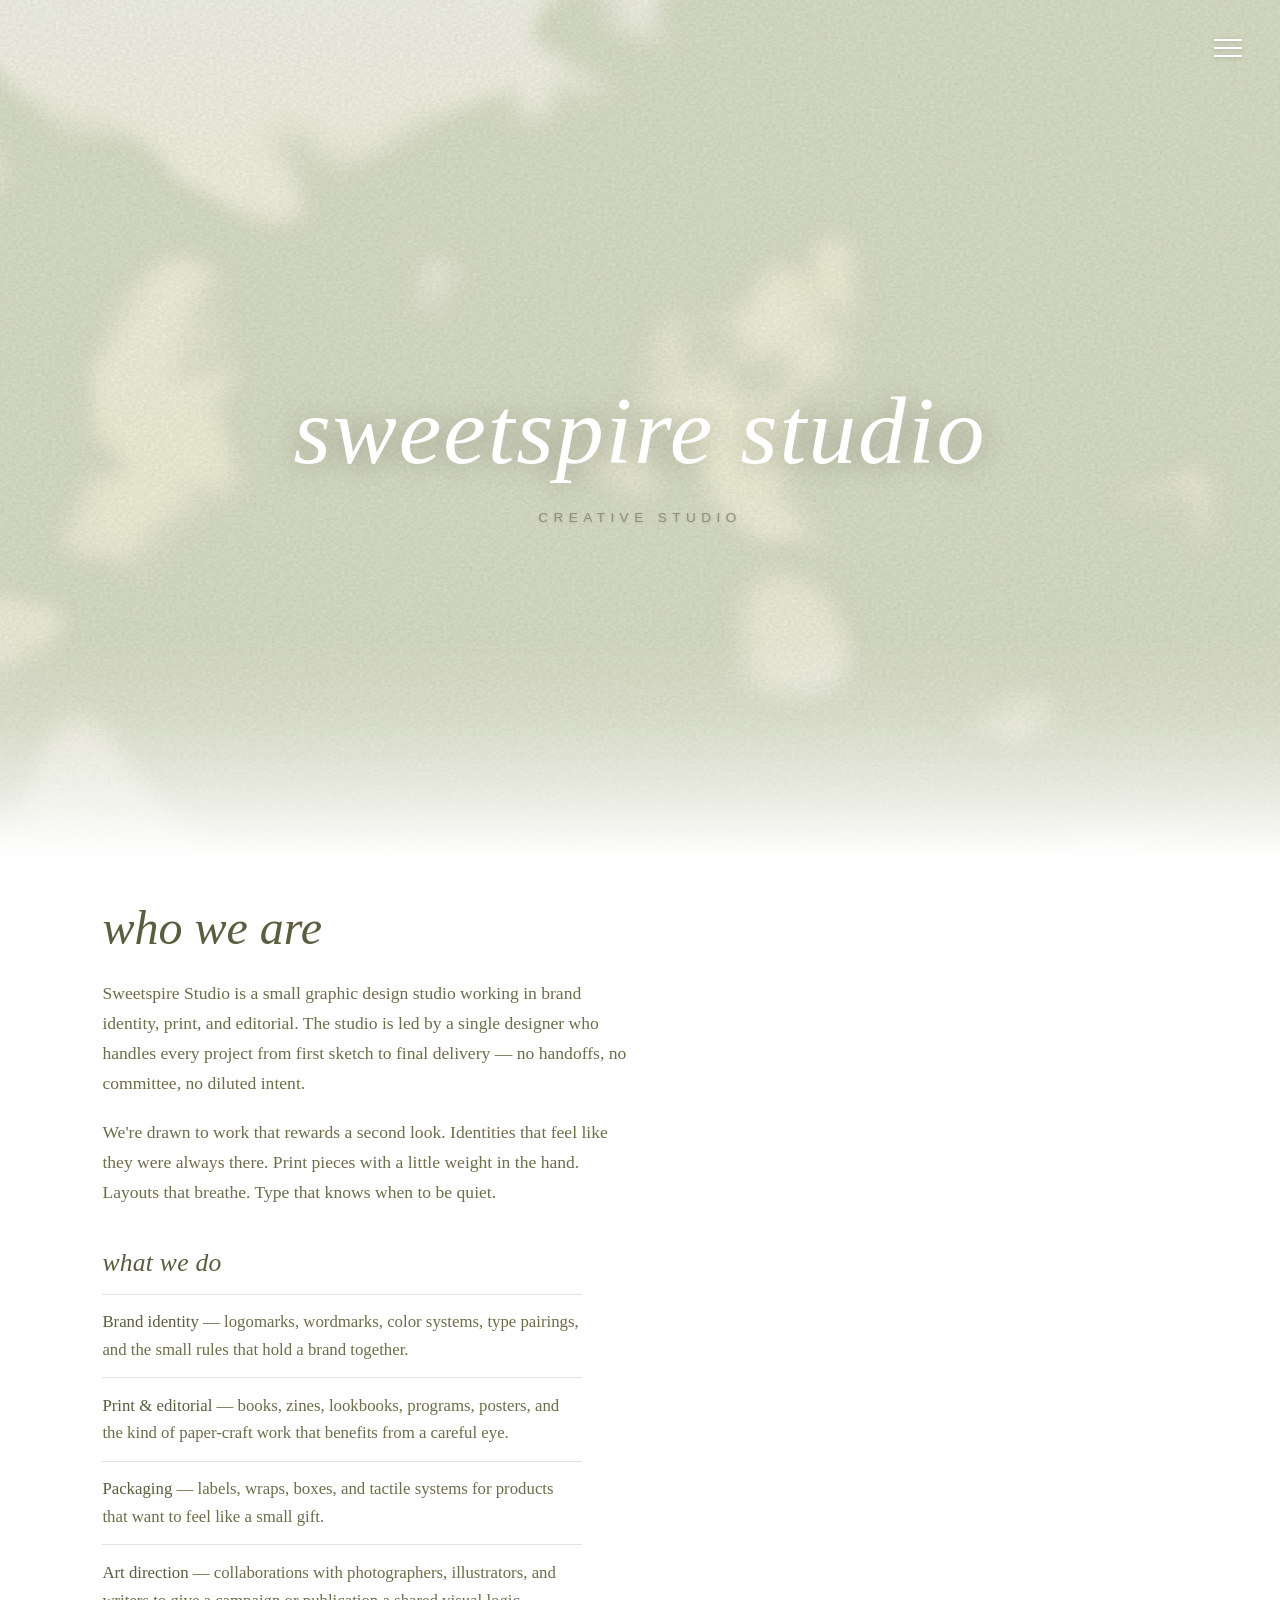
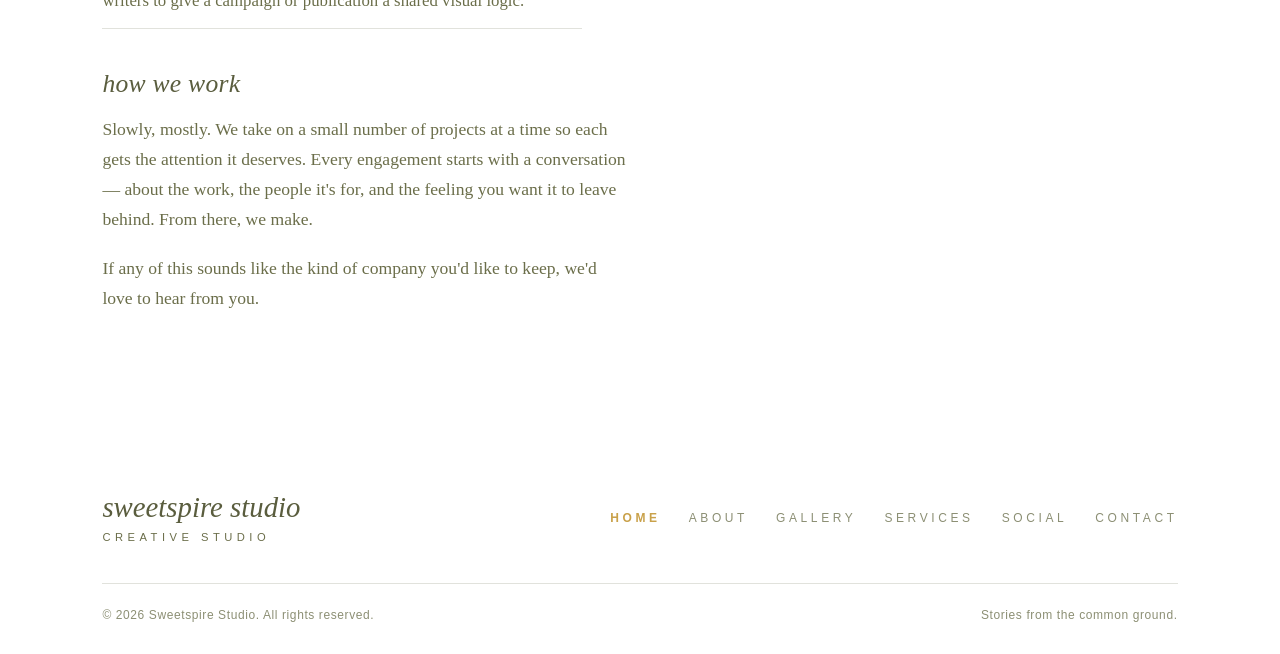
<file: index.html>
<!DOCTYPE html>
<html lang="en">
<head>
<meta charset="UTF-8">
<meta name="viewport" content="width=device-width, initial-scale=1.0">
<title>Sweetspire Studio</title>
<link rel="stylesheet" href="styles.css">
<script src="scripts.js" defer></script>
</head>
<body>

<!-- HAMBURGER NAVIGATION -->
<nav class="nav" id="nav">
  <div class="nav-bar">
    <!-- Paper grain overlay for the nav bar — same technique as the hero
         grain, but scoped here with its own filter id. Sits underneath the
         link text but above the background gradient (z-index handled by
         .nav-links sitting at z-index: 1). -->
    <svg class="nav-paper" aria-hidden="true" xmlns="http://www.w3.org/2000/svg" viewBox="0 0 100 100" preserveAspectRatio="none">
      <filter id="navPaperGrain" x="0" y="0" width="100%" height="100%">
        <feTurbulence type="fractalNoise" baseFrequency="3.5" numOctaves="2" stitchTiles="stitch"/>
        <feColorMatrix values="0 0 0 0 0.20
                               0 0 0 0 0.22
                               0 0 0 0 0.18
                               0 0 0 0.65 0"/>
      </filter>
      <rect width="100%" height="100%" filter="url(#navPaperGrain)"/>
    </svg>
    <div class="nav-links">
      <a href="index.html" class="active">Home</a>
      <a href="about.html">About</a>
      <a href="gallery.html">Gallery</a>
      <a href="services.html">Services</a>
      <a href="social.html">Social</a>
      <a href="contact.html">Contact</a>
    </div>
  </div>
</nav>
<button class="nav-toggle" id="navToggle" aria-label="Toggle menu">
  <span></span>
  <span></span>
  <span></span>
</button>

<!-- HERO: dappled canopy scene -->
<section class="hero">

  <!--
    ================================================================
    CANOPY SCENE — single-stack architecture.

    Three rendered layers stacked inside one SVG:
      1. BASE: solid sage-green rect (the "shadow under the canopy" color)
      2. LIGHT: cream gradient rect, MASKED by the tree silhouettes so
         it only shows in the gaps between leaves
      3. SPOTS: small/medium cream ellipses for highlights, masked the
         same way

    All animated motion lives ON THE MASK CONTENT, where it actually
    works — via SMIL inside the SVG render pipeline. The mask gets:
      - feDisplacementMap fed by an animated feTurbulence — bends each
        boundary point by a different amount (leaves bending in wind)
      - animateTransform translating the silhouette across user space
        (whole shadow pattern travels like wind moving the canopy)

    The SVG is intentionally OVERSIZED (-10% to 110% on each axis,
    via wrapper) so motion has bleed room and never exposes edges.
    The .hero's overflow-x: clip handles the viewport clip.
    ================================================================
  -->
  <svg class="canopy-scene" viewBox="0 0 1920 1080" preserveAspectRatio="xMidYMid slice" xmlns="http://www.w3.org/2000/svg">
    <defs>
      <!-- Cream gradient with several color stops for variation -->
      <linearGradient id="cream-gradient" x1="0" y1="0" x2="0" y2="1">
        <stop offset="0%"  style="stop-color: var(--sun-top)"/>
        <stop offset="50%" style="stop-color: var(--sun-mid)"/>
        <stop offset="100%" style="stop-color: var(--sun-bot)"/>
      </linearGradient>

      <!-- Blurs for spot highlights -->
      <filter id="blur-front" x="-75%" y="-75%" width="250%" height="250%">
        <feGaussianBlur stdDeviation="14"/>
      </filter>
      <filter id="blur-mid" x="-100%" y="-100%" width="300%" height="300%">
        <feGaussianBlur stdDeviation="28"/>
      </filter>

      <!--
        DISPLACEMENT FILTER for the mask content.

        TECHNIQUE: static turbulence + animated feOffset.

        The turbulence noise field is FIXED (no animated seed). But
        between feTurbulence and feDisplacementMap, an feOffset
        primitive continuously shifts the noise field by small dx/dy
        amounts. This means each point of the silhouette samples a
        slightly different region of the SAME underlying noise field
        over time, so each leaf's displacement direction smoothly
        changes without ever teleporting to an unrelated pattern.

        Why this gives the wind effect without boil:
        - Per-leaf non-uniform bending: still present, because the
          static turbulence still varies non-uniformly across the
          silhouette.
        - Continuous evolution: each leaf's bend direction shifts
          smoothly as the noise sampling coordinates slide.
        - No discrete steps: dx and dy are continuous floats; the
          noise field they're indexing into is fixed and smooth.

        Two offsets animate at different rates and directions so the
        evolution doesn't read as a single uniform pan. Both run on
        relatively short cycles for visible activity but ride a
        continuous noise field — so it's "lots of small per-leaf
        wiggle" without the integer-seed snap.

        Tuning knobs:
        - baseFrequency 0.006 — leaf-cluster cell size
        - numOctaves 2        — texture richness
        - scale 90            — displacement amplitude
        - offset ranges       — how much the noise sampling moves
        - cycle durations     — speed of evolution
      -->
      <filter id="canopy-displace"
              x="-20%" y="-20%" width="140%" height="140%"
              filterUnits="userSpaceOnUse"
              primitiveUnits="userSpaceOnUse">
        <!-- Static noise field — never changes. -->
        <feTurbulence type="fractalNoise"
                      baseFrequency="0.006"
                      numOctaves="2"
                      seed="1"
                      result="rawNoise"/>

        <!-- Continuously shift the noise sampling. As dx/dy slide,
             each silhouette pixel reads displacement values from a
             slightly different point in the static noise field, so
             its bend direction evolves smoothly. -->
        <feOffset in="rawNoise" dx="0" dy="0" result="noise">
          <animate attributeName="dx"
                   values="0; 60; -40; 30; 0"
                   keyTimes="0; 0.25; 0.5; 0.75; 1"
                   dur="11s"
                   repeatCount="indefinite"/>
          <animate attributeName="dy"
                   values="0; -30; 50; -20; 0"
                   keyTimes="0; 0.25; 0.5; 0.75; 1"
                   dur="13s"
                   repeatCount="indefinite"/>
        </feOffset>

        <feDisplacementMap in="SourceGraphic" in2="noise"
                           scale="90"
                           xChannelSelector="R" yChannelSelector="G"/>
      </filter>

      <!-- Edge softening for the silhouette before displacement -->
      <filter id="mask-blur" x="-40%" y="-40%" width="180%" height="180%">
        <feGaussianBlur stdDeviation="14"/>
      </filter>

      <!--
        THE SHADOW MASK
        Mask region extends well past the viewBox so blurred/displaced
        silhouette edges have room without exposing the mask edge.

        White rect = light passes through.
        Black silhouette group = shadow (cream is blocked).

        The silhouette runs through:
          1. mask-blur (softens the edges)
          2. canopy-displace (animated turbulence — bends each point
             non-uniformly, every frame)

        No translation animation — the canopy stays in place; only
        its shape morphs.
      -->
      <mask id="shadow-mask" maskUnits="userSpaceOnUse" x="-600" y="-400" width="3120" height="1880">
        <rect x="-600" y="-400" width="3120" height="1880" fill="white"/>
        <g fill="black" filter="url(#canopy-displace)">
          <g filter="url(#mask-blur)">
            <use href="#tree-silhouette"/>
            <use href="#tree-canopy-detail"/>
          </g>
        </g>
      </mask>
    </defs>

    <!--
      LAYER 1: BASE green. The "color under the canopy".
      This is what shows where the mask is BLACK (silhouette).
    -->
    <rect x="0" y="0" width="1920" height="1080" style="fill: var(--shadow)"/>

    <!--
      LAYER 2: CREAM light, masked. This is what shows where the mask
      is WHITE (gaps between leaves). Together they produce the
      canopy-shadow effect with light bleeding through.
    -->
    <g mask="url(#shadow-mask)">
      <rect class="cream-rect" x="0" y="0" width="1920" height="1080"/>

      <!-- LAYER 3: spot highlights, also masked so they only appear
           in the gaps. Animated by CSS for breathing/drifting; they
           ride on top of the same mask. -->
      <g class="spots-mid" filter="url(#blur-mid)">
        <ellipse cx="700"  cy="400" rx="95"  ry="75"  style="fill: var(--sun-top)"/>
        <ellipse cx="1300" cy="600" rx="110" ry="85"  style="fill: var(--sun-top)"/>
        <ellipse cx="200"  cy="500" rx="85"  ry="65"  style="fill: var(--sun-top)"/>
        <ellipse cx="1600" cy="400" rx="100" ry="80"  style="fill: var(--sun-top)"/>
        <ellipse cx="600"  cy="750" rx="90"  ry="72"  style="fill: var(--sun-top)"/>
        <ellipse cx="1200" cy="850" rx="95"  ry="72"  style="fill: var(--sun-top)"/>
        <ellipse cx="1000" cy="250" rx="85"  ry="65"  style="fill: var(--sun-top)"/>
      </g>

      <g class="spots-front" filter="url(#blur-front)">
        <ellipse cx="600"  cy="350" rx="42" ry="34" style="fill: var(--sun-mid)"/>
        <ellipse cx="850"  cy="550" rx="48" ry="38" style="fill: var(--sun-mid)"/>
        <ellipse cx="1150" cy="350" rx="42" ry="34" style="fill: var(--sun-mid)"/>
        <ellipse cx="1400" cy="500" rx="46" ry="36" style="fill: var(--sun-mid)"/>
        <ellipse cx="400"  cy="600" rx="38" ry="32" style="fill: var(--sun-mid)"/>
        <ellipse cx="1700" cy="550" rx="44" ry="34" style="fill: var(--sun-mid)"/>
        <ellipse cx="950"  cy="700" rx="46" ry="36" style="fill: var(--sun-mid)"/>
        <ellipse cx="500"  cy="900" rx="42" ry="34" style="fill: var(--sun-mid)"/>
        <ellipse cx="1500" cy="850" rx="44" ry="34" style="fill: var(--sun-mid)"/>
        <ellipse cx="1100" cy="150" rx="36" ry="30" style="fill: var(--sun-mid)"/>
      </g>
    </g>
  </svg>

  <!-- Hidden defs SVG: tree silhouette + tree-canopy-detail symbols
       referenced by the canopy mask above. -->
  <svg style="position:absolute; width:0; height:0; overflow:hidden;" aria-hidden="true">
    <defs>
      <symbol id="tree-silhouette" viewBox="0 0 1920 1080">
        <path d="M201.14,0l-2.61,13.59-6.08,32.51c-2.7,14.45-4.38,31.77,8.47,43.72l29.39,27.32c16.48,15.32,30.22,35.06,52.29,45.41,48.23,22.62,88.95,12.62,107.2,29.85l21.08,19.91c11.47,10.83,17.34,31.21,32.37,39.38,18.21,9.91,36.16,17.5,55.89,24.51,18.09,6.43,40.47,4.08,60.43,5.24,16.43.95,30.69-2.98,41.85-13.36,7.76-7.22,11.18-27.84,2.48-36.62l-15.74-15.87c-6.24-6.29-24.72-16.82-23.25-25.32,1.95-11.26,18.41-7.27,25.91-4.41l44.79,17.07,42.34-6.64c36.76-18.04,74.92-23.61,115.14-10.01,7.76,2.62,22.48,1.89,31.27.18,26.01.72,44.42-15.18,43.49-37.45,1.18-2.34,3.57-7.9,5.98-8.5s8.21.33,11.03,1.14l34.29,9.97c6.34.99,12.87-14.03,8.89-18.58-5.81-6.65-13.76-9.53-23.71-8.35l-40.79-26.25c-16.35,2.17-30.33-3.84-29.92-18.2l.93-32.91,17.78-16.16c14.58-13.25,28.79-28.75,54.11-23.28,19.11,4.13,43.47,25.86,36.68,29.63l-10.58,5.87c9.68,24.5,37.77,40.15,69.01,39.9l28.99,13.35,15.9,8.85c19.76-11.83,37.87-26.5,52.5-43.51,8.28,9.25,20.04,23.19,32.99,27.97l18.65,6.89,28.66,16.63,22.98,13.69,11.99,10.9c3.07,2.79,11.46-3.61,17.79-9.98,14.63,8.52,32.99,19.48,45.74,30.82l20.63,18.36c-1.16,15.41-33.34,1.53-46.86,12.69-15.68,12.94-.38,32.35-19.56,42.94-20.94-19.48-38.34-38.93-69.68-44.09-8.96-1.48-24.88-1.89-27.91-9.29-8.26-20.2-16.91-30.17-40.84-35.45-9.28-2.05-19.18-1.7-24.72,3.41-19.43,17.89,25.37,46.11,53.68,64.19,8.01,19.73,15.14,36.22,37.6,47.91l23.05,16.07c20.86,14.55,40.49,24.68,68.68,21.35,9.31-12.52,25-14.28,41.29-9.53,6.07-6.44,15.19-13.62,21.43-13.43,8.72.26,19.15,6.64,23.52,12.52l9.81,13.22-30.4,22.56-1.94,25.59,11.79,26.7c2.18,4.93,11.92,11.61,18.72,13.17l26.81,6.13c19.15-4.68,28.09-22.42,29.53-37.92,1.67-17.96,52.58-13.74,39.14-51.71-3.38-9.56,5.04-23.3,9.1-33.69,4.01-10.27-2.14-24.77-2.1-36.01.04-10.43,6.42-23.94,2.42-34.31-3.27-8.48-31-8.39-35.46-.96-3.58,5.97-7.19,13.1-11.38,15.48-15.55,8.84-36.55-10.92-51.35-32.67l-21.45-31.53-29.08-18.42c-17.79-11.27-45.37-14.96-65.52-10.93-9.35-6.34-17.81-10.82-30.8-16.65l-18.85-20.06c-16.9-17.98-39.73-30.76-67.37-32.17l-20.27,6.02-15.6-19.77-1.3-38.66h165.06l33.35,30.48c25.76,4.28,51.99-11.15,57.59-30.48h581.49v413.49l-25.93-3.67c-14.95-2.73-37.92-2.79-42.43,13.99-3.99,14.83,9.73,31.04,18.62,43.79l7.55,26.5,8.68,45.43c6.06,31.73,11.1,34.05,33.51,58.23v108.49c-20.35-15.21-43.69-32.14-54.8-54.44l-12.41-24.9c-4.68-9.39.21-28.9-2.86-40.16-8.76-32.11-44.88-48.7-83.15-46.56-11.3-13.66-15.46-28.62-22.23-43.79l-16.7-37.42c-14.95-33.5-15.9-74.58-60.6-102.71-18.18-6.51-30.42-20.69-42.76-32.8l-19.24-18.88c-21.21-1.89-48.14-10.31-52.75-30.85l-4.86-21.67c-1.12-5-4.96-13.67-3.93-17.94,2.91-12.07,26.66-10.33,36.02-24.04,6.6-9.67,14.79-12.68,28.44-13.47l11.37-19.04,51.35,23.01c26.97,12.08,40.43,30.6,53.82,50.53l28.06,41.75,24.57,13.34c4.99,2.71,10.45,16.36,4.75,17.81l-25.79,6.55c-9.39,29.46,33.55,62.19,55.01,60.41,8.45-.7,26.15-7,27.72-14.3,2.13-9.92-6.89-21.63-14.06-27.26-29.95-23.53,9.63-46.85,6.2-57.32-2.38-7.24-22.84-27.62-41.75-37.23-16.2-8.23-16.44-26.8-2.77-39.73l-14.13-23.16c-4.83-7.92-20.52-16.33-24.83-24.1-17.65-31.8-43.86-54.13-82.2-67.42-5.27-1.83-12.86-2.91-18.24-1.37-16.94,4.84,16.35,25.72,15.9,54.24l-20.81-1.6c-5.61,1.31-24.11,6.1-29.48,1.83l-39.02-31.03c-3.56-2.83-13.15-6.08-17.5-5.86-17.73.93-5.15,24.73-31.51,25.35-10.99.26-12.54,13.01-18.35,18.29l-35.51,32.21-1.59,28.67c-1.14,20.61-3.69,33.9,6.04,52.2,10.6,19.93,2.05,46.76,47.67,66.22l-45.52,21.12c-7.97,23.09,8.82,37.83,25.95,52.42l40.67,34.64c16.21,13.81,48.22,19.44,56.2,43.44,3.57,10.72,7,20.14,13.75,29.34l28.98,39.51c18.51,25.23,28.54,54.15,57.29,72.64,18.89,12.15,37.58,22.62,61.49,20.3l32.85,38.84c20.75,24.53,46.75,42.2,72.45,62.4l39.82,31.3,13.02,10.27v284.2h-234.06c-5.72-11.86-17.37-25.26-33.28-30.44l-44.83-14.6c-23.14-7.53-40.05-21-44.7-41.14-19.99-19.64-40.3-37.94-71.36-40.48-23.83,21.47-54.16,14.72-75.36,34.87-11.65,25.3-2.9,55.35,21.39,72.44l24.76,19.35H387.66l5.23-10.19c1.92-3.01,13.61,1.14,17.9.47l47.14-7.37c24.96-3.9,32.07-14.81,30.76-17.78l-4.46-10.1c-4.68-10.6-6.31-30.11-6.37-41.4-.11-19.12,3.99-36.5-17.29-50.06-14.8-9.43-25.39-24.55-34.66-37.76l-19.27-27.47-19.54-26.79c-5.38-7.37-18.1-10.65-27.08-14.06-19.21-7.29-35.26-3.49-50.12,6.8l-16.46,11.4c-40.04,63.77,4.75,110.41-63.15,92.61l-33.25-8.72c-14.21-3.72-28.78-1.72-41.17-9.04l-20.09-11.87c10.06-12.6,19.58-28.57,16.1-40.96-5.73-20.36-6.41-38.95,9.19-53.23,19.94-18.25,42.85-26.93,72.09-26.28,21.17.47,36.91-10.37,52.21-20.12,10.1-6.44,13.97-11.52,18.82-22.44,3.58-8.06,5.32-12.61,2.78-19.61-6.47-17.78-15.6-33.31-37.54-38.56l-34.33-8.21-27.26-13.22c-6.67-24.27-16.54-45.84-35.08-67.98l36.45-18.3,14.44-17.86-11.86-38.07c-5.83-18.74-21.1-20.38-45-20.34-30.62,9.36-57.63-21.98-58.13-54.32-.51-32.92-51.33-52.76-86.28-71.58l-22.34,10.22v-27.53l26.68,3.94c17.38,3.75,45.57,4.76,56.02-11.22l41.41-63.37c14.73-5.79,30.71-13.38,44.6-17.18l52.94-14.49,37.65-10.34c7.58-2.08,6.18-21.31-1-25.6-10.8-6.44-26.26-15.1-36.68-23.91l-26.2-22.16c-17.81-15.06-58.89-19.75-81.91-9.85-25.46,10.94-45.5,24.53-73.12,30.87-10.82,12.07-22.63,25.05-31.34,37.8l-9.05,11.04V0h201.14ZM1610.44,32.02l34.22,4.55,21.99,9.48c12.3-14.29-17.78-24.84-47.98-30.39l-20.46,13.45c-5.57,3.66-7.28,15.57-8.33,23.29-2.54,18.62,14.12,35.76,33.73,35.51,20.61-29.85-18.58-33.33-13.17-55.89ZM109.04,93.03c6.22-.43,14.76-4.58,15.58-8.58.73-3.6-3.51-10.56-7.36-13.43-15.08-11.23-39.98-5.67-51.99,5.24,8.32,15.38,21.94,18.27,43.78,16.77ZM1214.5,490.36l30.68,20.41-20.13,8.34c-11.35,24.86,7.19,56.64,40.69,59.75,15.42,1.43,34.88-31.59,26.55-38.82l-22.77-19.77,14.17-20.51c5.45-7.89,8.52-13.23,6.4-22.98-4.35-19.95-20.7-38.59-41.75-46.12-36.2-12.94-10.93-28.96-24.84-54.93l-13.98-26.12c-17.31-32.33-50.05-55.86-95.07-45.8l-12.82,24.86c-2.48,4.81-11.62,11.88-18.34,13.36-5.12-3.65-10.56-14.61-15.14-18.66-13.01-11.51-31.85-24.76-48.07-31.66l-54.37-23.13-36.73-12.73c-6.99-2.42-22.79-4.01-30.92-3.83-5.36.12-11.95,11.12-14.49,15.7-17.64,3.9-36.96-4.54-52.16-12.14l-46.72-23.33c-10.92-5.45-31.14-8-46.12-6.55-7.26.7-15.79,13.44-21.63,18.55-21.19,18.51-37.41,51.92-14.68,73.67l41.23,39.48-4.9,25.24c-3.55,18.29,9.32,36.66,31.9,37.61,22.79,18.65,51.44,13.32,75.82.16,12.36-4.41,22.7,13.17,22.52,21.96-.25,12.26-8.98,15.84-18.91,24.49-18.34,15.97-8.54,42.51,5.57,56.97l15.42,15.81c15.57,15.97,31.75,29.9,52.1,42.9l34.69,3.43c9.99-5.11,28.18-19.98,28.7-29.81l2.42-45.28c4.5-4.02,20.68,1.31,21.74,6.2l7.54,34.92c6.99,32.36,59.58,43.13,70.19,72.4,7.8,21.51,30.73,39.41,59.55,31.04,9.52-4.6,19.47-21.67,22.5-30.87l-11.14-20.92c-3.77-7.09-22.73-13.22-29.38-20.7-8.78-9.89-6.01-27.21-6.9-39.85-1.6-22.47-14.74-37.83-10.56-56.51l45.76-6.5c22.53-3.2,38.63-1.6,56.42,10.24ZM1906.17,299.41c25.99-25.24-22.28-60.5-67.88-65.25l-29.84,10.08,16.44,25.48c13.43,20.82,52.95,41.41,81.28,29.69ZM428.36,679.9l36.35-.59c12.47-.2,20.93-2.78,23.91-14.36,1.61-6.28,6.06-17.62,6.3-23.21l1.24-28.23c1.17-26.48,20.15-28.1,20.6-54.66.35-20.24-6.63-33.83-18.34-50.95-5.64-8.25,2.62-28.59,9.91-35.4,21.3-19.9,39.02-48.47,26.12-65.23l-24.39-31.68c-17.36-6.4-34.2-14.17-51.99-18.41-27.66-6.59-58.03,18.86-64.39,42.34-3.9,14.41-4.67,25.29-14.66,37.21l-17.25,20.6c-6.28,7.5-4.67,28.26-.37,36.71l12.51,24.55c12.04,23.63,39.55,34.42,24.52,54.51-45.63,2.66-41.77,27.76-54.45,53.43l16.71,32.51c18.74,11.13,48.12,21.16,67.64,20.84ZM1518.2,454.12c-7.02-21.6-21.01-36.99-45.58-46.32-12.7-4.82-29.52-6.49-37.69,7.24-20.29,34.08,43.87,78.45,72.51,72.02,6.11-1.37,17.05-13.62,10.77-32.95ZM1431.72,531.97c2.2-9.03-1.35-23.91-10.81-24.09-25.24-.48-37.17-7.58-40.39,1.79-7.01,20.35,3.95,41.91,25.2,51.16,5.28,2.3,19.66-2.88,20.83-7.69l5.17-21.18ZM1609.09,625.81c5.63-23.27-9.83-36.32-23.92-50.26-16.9-16.71-39.22-25.77-58.91-18.4-8.81,3.3-20.47,15.96-19.67,25.52,3.07,36.66,37.16,61.93,78.68,65.2l23.82-22.07ZM1160.41,817.64c21.25-14,24.41-36.96,18.77-56.13l-5.77-19.59c-8.07-27.4-24.98-57.46-54.24-57.85-17.93-.23-35.62,5.87-36.74,22.64-19.63,11.56-20.88,30.5-22.56,49.16-2.76,30.62,17.47,57.63,56.46,57.91,10.7,7.35,32.09,11.76,44.09,3.85ZM1386.28,855.19c12.49-12.08,11.72-20.75,5.15-31.43-5.05-8.2-20.75-17.15-31.02-9.02l-28.39,22.45c15.65,9.46,34.69,15.89,54.27,18ZM1876.86,928.83c8.24-3.27,15.31-12.08,14.01-16.59-1.71-5.93-6.53-11.3-12.94-16.4-12.45-9.9-38.67-16.27-50.78-1.63-6.45,7.8,4.1,25.47,12.84,29.79,8.64,4.27,25.29,9.44,36.87,4.83Z"/>
        <path d="M10.97,1080H0v-132.69c14.21,3.76,29.79,12.38,38.87,24.22-15.46,20.41-27.23,39.06-27.59,62.25l-.31,46.21Z"/>
        <path d="M336.75,0l17.17,22.79c7.88,10.24,18.91,18.81,11.43,34.61-10.13-9.15-18.51-16.47-26.88-25.32L310.86,0h25.89Z"/>
        <path d="M760.69,0c-8.59,25.04-55.53,24.73-57.88,17.39l-4.29-17.39h62.17Z"/>
      </symbol>

      <!-- Secondary canopy detail silhouette — added alongside the main
           tree-silhouette to give more defined leaf/branch shapes. Used
           via <use> in both masks below. -->
      <symbol id="tree-canopy-detail" viewBox="0 0 1920 1080">
        <path d="M1917,20.8l3,7.6V5.3l-7.7,3.2c-1.9.6-7.1,1-7.5-.9l-1.2-7.5h-142.4c-.4,2.1.7,5.8,1.5,7.8l-5.1,7.7c0,.6-2.9-1.4-3.3-2.5l-3.3-10,3.8-3.1h-22.8l3.3,5.8c-3.8,1.9-4.4,2.3-6.8,5.2l-5.9-2.6-11.4-.3-3-8.1h-42.9l2.1,14.1-.4,10.2,2.9,3c-11.8,5.1-34.6-5.9-36-10.4-.4-1.3.6-4.1,1.7-4.1,3.5,0,7.9-.7,10.8-1.3,1-.2,3.5.6,4-.2.5-.8.5-3,.2-4l-1.8-7.2h-134.1c-1,2.5,2.7,3.9,3.6,5.5l8.5,14.2-10.2,3.5c-1.7.6-5.6-1.3-7-1.8l3.6-6.3.6-9.9V0h-67.6l-1.6,3.6-3.8-3.6h-91.4v4.9c0,1,1.7,3.1,2.1,3.1-1.6.5-4.3,1.5-4.9,2.5-.6,1,0,3.3,0,5.3-1.5-1.5-2.3-4.3-5.4-4.6-3.1-.3-6.5.9-9.5,2.5-1.7-1.4-3.5-3.7-4.6-5.9,5.3-1.2,7.5-3.8,7.8-7.7h-293.8c.1.9-1.5,2.4-2.5,2.9-.6.2-3.6,0-3.5-.5l.5-2.5h-43.8l.7,3.5c2,2.9,2.9,4.8,4.4,8,.9,1.8,3.5,3.3,3.1,6.1-.4,2.8,5.4,2.1-4.5,5.6-9.9,3.5-13.9,13.8-11.7,23.4l2.2,9.6c-4.3-1.3-8.9,1.6-9.5,6.4l2-1.4,5.2,9.4c1.9,1,4.5,2.4,5.8,3.6l.6-2.5,8.8,2.4-1.2,5,5.9-2.2,3.2-1.2c.8-.4,2.5,1.9,2.5,2.9-11.8,9.9-12,16.8-6,31.6-6.9,3.5-12.4,9.2-12.6,17.3-9.1.6-10.3,7.9-17.1,7.7l5.4-6.8-10.1-.9c.2-1.2.6-2.7,0-5s-12.1-7-15.8-7.3-7.5,3.8-9.7,6l-6.6,6.6c-.9.9-1.7-1.6-4.2,2.6-2.5,4.2,3.4,7.9,4.1,9.8.5,1.3-.6,4.7-1.3,5.8-7.9.9-11.1,7-14.4,13.2l-7.4,14.1c-1-.6-2.9-2-3.4-1.5l-3.5,3.5c-1.9-4.1,2.2-8.7,6.6-13.1,1.8-1.8,3-5.9,3.6-8.8l-3.9,1.2c-.9.3,0,2.3-.3,3.9-5.9-3.8-9.7-.9-13.4,3-1.7,1.8-3.2,5.2-2.6,7.4.6,2.2,3.9,3.3,6.3,3.9-.6,1.2-1.9,3.1-2.8,3.4l-9.3,3,.6-7.7c0-1-2.4-2.2-3.1-1.2s-.7,2.4-.4,4.5c-.2.3-3.1.1-3.9-.7-.8-.8-2.7-1.8.8-4.5,3.5-2.7,6.8-7.5,9.1-10.7,1.1-.6,4.7-.9,4.8-2.3,0-1.4-.1-4.6-.3-5.2l-2.4.6c-.5,0-1.2-1.4-1.7-1.7l-12.8-7.4-7.7,8.4c-4.3,2.1-9.7,3.4-12,8.5,0,8.4,9.4,13,18.4,11.6,1-.2,3.8,2.1,1.4,3.1-2.4,1-4.6,4.3-5.6,6.8-.7.7,1.8,5.2-3.3-2.1-5.1-7.3-18.6-6.4-22.6-1.8-4,4.6-3,10.3.3,14l1.8-.9c.3-.2.3,1.3.3,2.4-6.1-1.1-13.4-1-19.7.5l-5,4.9c1.8,2.3,5.3,4.4,9.1,5.2.1.9-.4,3.4-.8,4.3l-2.1,4.4-3.3-2.9-3.2-2.9-3-1.4c-2.2-1.1,4.9-6.7,1-14l-3.3-6.1-7.3-2.8-14.2,6.6c-.5-.4-1.6-1-1.4-1.3l1.1-1.4,3.5-4.6c2.2,0,4-.2,4.6-2.4.6-2.2-.7-3.4-2.5-4.8l-6.5-4.9c-3.9-2.9-9.7-8.2-15.1-5.3-2.5,1.3-4.9,2.8-7.9,3.7l-4.8,4.2c-1.8,1.1-3.9,1.3-4.7,4-.8,2.7.4,4.7,1.9,6.9,6.3,9.2,17.8,7.4,17.6,9.1-.1.6-.5,2.6-.4,3.3l1.4,8.7-7.9-1.9c2.5-3.2,3.4-4.9,2.9-7.8l-1.5,3.1c-.3.7-1.2.7-2.4.9l-.9,1.3c-.2.4-1.6,0-1.6-.3l.4-2.3c-5.1-2.7-9.1-1.4-16,.4-6.9,1.8-11.4,6.8-13.9,14.1-3.9-2.2-8.1-2.6-12.2-2.2l-.6,2.4c-1.2,4.6-3.2-6.8-9.4-5.2l1.3-4.4c6,3.6,11.5,2.1,17.8.3,4-1.1,8.4-3.9,7.2-9.6l-8.8-10-11.5.7c-2.4,0-6.5,2.3-8.8,3.4l-8.7,4.2c-2.9,1.4-1,6.1,1.8,7.3-.9.6-2.8,2.7-2.1,3.4l2,2.1.2-2.2c.7-.2,2.8-.5,2-.3h0l-.7,3.6c0,.1-.1.2-.3.2l.2.2c-7.9,3.6-4.5-5.9-11.5-6.9-4.9-.7-10.4.3-13.3,4.2l-5.1,6.8c0,12.1-15.6,10.1-17.3,18-.7,3.1-.9,4.8-3,6.6l1.5,3.8c.4.9-1.8,2.7-2.8,3s-2.8-.6-3.7-1.5l-4.7-4.5c3.1-1.4,5.6-3.3,6.2-5.7.6-2.4-.8-6.7-3.5-7.3-2.7-.6-6.2,1.1-8.9,1.8l-8.9,2.2c-5.1,1.3-9.7,3.8-15.2,6.1l6,13.2-13.8,7.9c4.2,3.4,6,4.8,7.3,9.4,1.3,4.6,4.3,3.7,7.6,3.4l17.6-1.7-6.9,8.4c3.5-2.1,5.8-3.5,9.3-4.9l-3.1,3.9c-.7.9-.2,3,0,5.8l-2.3-2.4-.6,3.5c0,.9-2.5,1.3-3.2,1.9l-9.7,8.3-.3,4.1c0,1.1,3,1.9,4.7,2.1l.6,5.8-2.6-1.8,2.2,7.1c-1,0-2.4-.2-2.8,0l-2.8,1.3c-1.2.6-3.7-2.5-3.9-3.9-.2-1.4,1-3.4,2.1-4.9l1-1.4c.2-.2-1-.4-1.2-.2l-.8,1.2-1,1.5c-.2.2-1.1-.2-1.1-.5l-.8-2.5c.6-1,.2-.4-1.2,1.9l.3-8.2-6.9-.2-2.7-1.1c-.5-.2-.5,2.6-.3,2.1l4.7.7-5.2,3.5-4.3,4.4c.6,1.9,1.1,3.3.5,5.9l-5.4-4.2c5.1-2.1,6.3-9.3,5.4-14.2-8.7-2.5-17-3.2-24.9-.2-5.5-3.4-9.5-6.2-14.1-11.1-2,2.5-3.4,6.1-3.4,9.6l-4.4,1.4.7,2.6c-5.4.9-9.1,1.7-13.1,4.6l7.4,1.1-.2,5.6c-4.8-8.2-20.2-.5-21.8,5l-2.7,9c2.4-2.1,5.3-2.3,8.6-1.2l3.2,1.1c.7.2,5.6-3,.2,2.6-5.4,5.6-7.2,15.6-4.5,23.4,6.8-2.3,9,4.8,15.9,7l1.4,8c-3.1-.9-5.9-1.8-8.4,0l4.8,1.1-5.9,1.7,2.8,1.2c.5.2,0,2.1-.5,2.1s-2.2-.3-2.5-.7l-4.9-5.4-2-1.7c-.4-.4,1.6-1.5,2.7-2.2-1.7-3.3-3.3-7-9.3-9.2s-12.2,1.1-16.2,5.4c-1.4,1.5-3.1,1.7-5.6,1.2l-6.6,4.7c-1.3-3.1-4.6-6-8.2-6.8l-3.3,4.3-10-2.9c-4.1-1.2-8.7,1.9-11,4.9-1.6,2.1-4,3.3-6.4,4.1-1.3.4-2.1,3.6-1.5,5.3.6,1.7.1,1.2,4,4.8,3.9,3.6,7.1,5.2,12.9,3.6,1.6-.5,3-1.7,4.3-3.9.8-1.3,4.6-.7,5.9.5s2.2,4.6,1.5,6c-.3.4-1.6,1.7-2,1.5l-2.3-1.4c-5.7-3.5-16.2,5.1-16.4,12.7l-8.7,5.2c-2.2,1.3-3.3,7.1-3.6,9.6l-.8,6.2c-.6,4.5.4,9.7,2,13.7l9.9-3.7,7.9-2.8c6.8-2.5,7.9-10.3,10.2-17.1,6.9,5,0,14.1,6.2,21.6-4,4.1-6.2,8.2-8.5,14.3l-1.9-4c-8.4-4-15.3,1.1-20.4,7.5-1.5,1.8-3.2,3.8-3.4,5.8-.2,2-3.1,4-4.9,5.1l-3.3,12.6c1.9,0,3-.5,4.5-1.4,7.3,3.4,15.7,3.8,23.6.5,4.1-4.7,7.1-10.4,8.7-16.8,3.4,1.9,6.8,3.1,10.4,3.5l4.9,2.8,1.9,14.7c.4,2.7-1.7,8.4-.4,11l6,12.1c3.3-6,5.1-8.7,9.7-12.1,4.6-3.4,4.3-9.1,3-13.6l3.4-11.3,5.8.2,2.5.3c1.9.2-2.6-9.2,3.6-15,4.8,3.1,1.1,9.8,2.8,11l3.2,2.1c.3.2,1,1.6,1.2,2s1,0,1.2,0c.4-1.7.9-3.6,1.9-4s3.3,0,4.5,0l6.8.8c1.3,8,8.4,4,15,11.9.9-.2,2.8-2.7,3.2-4.1l5.5-19.4,2.9.7c2.1.5,7.2-10.5,8.6-18.3l2-4.4.7-.8,5.4-5.8c-5-8.8-9-17.5-11.9-27,2.2-.7,3.9.3,5,1.5l4.8,5.5,5.3-11.5,3.7-2.8,3-10.2c.1-.5,1.4-1.7,2-2.1.6-.4,2.1,1.2,2.4,1.9l3,6.1c.7,1.4-.4,4.7.7,6.1,1.1,1.4,3.8,2.5,5.6,3.1,4.8,8.5,15.7,13.4,25.8,14l4.8-14.3,1.4-11.4c.1-.6-1.6-2.5-1.2-2.9l1.7-2,.4-1.7c0-.5,1.8-.4,1.8,0l.2,2.8c1.6-2.3,2.1-4.9,2.9-8.7.8-3.8.1-6.1-3.1-8.9l4.6-.6c-.4-4.8-1.6-8.1-4-12.5l6.7-4c3-4.2,0-7.8-1.4-12.7l6.8,6.6c-1.1,3.6.3,6.8,2.8,7.8l16.9-10.3,5.1-11c.3-.7.2-1.8,2.9-2.2,2.7-.4,3.7,4.3,6.3,3.1.8-2.9.8-7.4,4.2-8.6l-4.2,13.2c-4.8,2.1-6.2,3.5-7.2,9.3s2.5,7.6,5.1,11.7c1.8,2.9,3.3,6,5.7,8.3l14,13c1.6-5.3,3.2-7.8,6.9-11.1l4.1-8.3c.5-1,1.3-2.1,2.2-2.7.9-.6,4.4.6,4.6,1.7l2.2,15.5c2.6-2.8,5.6-3.7,9.2-4.3l12.7-2.2c-3.4,5.8-4.6,13.6-4.5,20.5l-7.3,4.9-4.7,3.5c-1.4,1.2-.8,5.2.4,7.4-6.4,2.5-8.3,8.7-9.5,14.8-5.5,5.9-12.3,11.3-17.6,18.1l-9.5,1.4,3.6-5.1c1.1.5,2.6,1.2,2.6.6l.3-3,.2-2c0-.3,1.1-.6,1.4-.3l2.3,1.8c-.6-1-1.9-2.3-1.4-3.1l3-4.3c-8-6.7-18.2-4-26.6,3.4-3.2,2.9-7.8,6.6-6.8,11.6l1.5,7.3c-2.3,3.1-3.6,7.2-2.9,10.3l7.8-2.2-6.8,6.1-2.4,3.7c-1.8,2.7-3.2,5.1-4.3,7.8l3.4-2.1c.6-.5,6.1-2.3,2.2,1.8-3.9,4.1-14.1,0-16.8,12.2l-3.4-2.3c-.7-.5-1.8.9-3.1,2.8t0,0s0,0,0,0c-.1-.2-1-1.3-2-2.6-1.2-1.5,11.9-4.9,8.1-10.3-2.6-3.7-6.5-1.4-9.3-.7l-9.1-.9c-2.2-.2-7.7-.4-8.6,2l-5.3,14.6,14.2-1.5c.6,1.4,1.7,3.1,3,2.7,1.3-.4,3.7-1.1,4.2-.3l2.4,3.8c-6.6-1.1-10.7,1.8-13.5,4.5-2.8,2.7-3.7,5.9-1.9,9.9l-6.9,6.7-10,2.4-5.5,5.2v-2.8c0-.4-.6-.8-1-.9-.4-.1-2,0-1.8.4l1.7,2.9-3.3,6.9c-3.6-3.2-1.7-.4-6.8,1-5.1,1.4-9.4,2.5-13,6.7l-5.3,6.2-6,4.2c5.7,2.3,5.9,5.9,10.9,8.2l8.5-.5-3.7,16.3c-.6-1.9-1.2-4.6-1.6-7.6-.2-.7-4-1.4-4.7-1.2l.5,6.4-2.5-5c1-2.4,1.7-5,2.1-7l-12.4,5c-1,2.3-1.5,5.2-1.9,8.6,3.1-.7,4.5-1.3,7.1-2.6l2.3-1.2c.4-.2,1,.3,1.5.8.9,0,2,.8,2.5,2,.6,1.5-.5,3.9-1.5,4.2h.2c0,.1-.8,2.1-.8,2.1l-9.4,1.2-9,2.4c-2.6.7-1.4,3.8-3.4,8.2-2,4.4-3.9,7.8-.4,13.4l-4.8.4c-2.6.3-5.3.3-7.8-.1l-1.5,2.8c1,.5,2.4,1.4,2.8,1.8,1.7,2.2.3,6.8-2.5,8.4v-1.1c-4.3-2.5-6.5-5.6-8.2-10.4-1.3-3.6-6.4-4.3-9.7-5l2.6-2.5c.5-.5-1-1.4-2-1.6l-2.5,5.6-5.4-4,7.5-4.4c.7-.5,1.8,1.1,2-2.6.2-3.7-9.9-5.6-14-2.8-1.9,1.3-4.5,3.5-5.7,5.1l-5.3,6.6c-.4.6-1.8,2.4-1.2,2.7l2.6,1.4.7.4,3-1.1c.8-.3,1.9.9,3.1,1.9l-2.5,3.5-2.9-3.5c-1.5-.5-2.8-1.2-6.3.3-4.5,1.9-6.9,7.4-6.7,11.7l2.3.3c2.1.3-8.6,3.3-6.3,13.4l-11.1-3.3-1.4-2.6c-.5-.9-4.8,2.3-5,4v1.6c0,.3-.8,1.1-1,.8l-1-2-1.1,4c-1.4-3.5-2.2-6.4-2.8-10,0-.2-.4-1.5-.9-.9-.5.6-1.5,1.9-1.3,1.7l2.3,7.3-3.3,1.3c2.1,1.9,2.6,4.9,1.2,6.4l-10.3-3.5.6-5.1c.2-1.5-4.8-4.9-13.1.6-6.1,4.1-12.4,8.1-16.2,14.7,2.9.3,1.1-1.4,6.8,1.6,5.7,3,9.2.5,15.8-1.9l-7.2,8.1.5,4.5c.2,2.1,1.4,4.1,3.1,6.2-4.9,0-8.1,2.6-7.9,8.3l-8.1-3.5c-3.1-3-6.2-5.9-11.1-5.1-4.9.8-4.1,6.5-6.3,9.7-.2,1.9.4,3.9-1.2,5.1-.4.3-.9.6-1.5.7l3.8,2.4c-1.7,1.1-2.7,1.4-2.9.8l-1.2-3.1c-1.3.3-2.7.1-4.2-.4,0-.5-.8,1.5-.4,1.7l1.9,1.1c.4.2,1.4,1.6,1,1.8l-2.7,1.1c-.5.3-.8-1.3-1.7-2.5-.9-1.2-3.7-1-6.7-1.2l6-2.6c-3.9-1.8-9.8-.9-11.6,2.2s-7.3,4.3-10,4.8c-.5.1-.9,2.3-.5,2.2l3.2-1.2c1.3-.6,1.9-.6.6.5-2.7,2.4-2.1-1.1-4.5,7-2.4,8.1-4,16.6-.9,25,5-4.6,11.3-4.1,13.9-8.2.1-3.2,1.2-7.1,4.4-7.2,3.2-.1,4.6-1,8.1-3.2s5.9-3.7,9-7.2l3,2.1c-.5,3.6-3.8,5.5-7.6,6-.3,8.2-4.4,11-7.9,13l.4,3c0,.6-1.8.4-2.8.3l1.9-3c-1.6,1-3.1,1.8-3.8,3.1-.4.7,1.1,2.1,1.8,3s.1,3.8-.8,4.4c-.9.6-2.3-.2-4.5-1.3l2.2,4.9c-1,1.5-1.1,2.6-.7,3.6l3.9-1.7v2.7c0,.7-1.2,2.1-1.7,1.7l-.8-.6c2,2.2,4.9,4,2.8,7.6l-3.3-5c-.4-.6-2.2-1.6-2.9-1.3s-1.7,1.3-2.1,2.1c-.4.8,0,3.3,2,3.1s6.3.8,6.8,3.3c-1.3,1.1-4.1-.2-5.3-1.9l-2.6,15.3h2.4c.8,0,2-1.6,2.7-2.4l1.1,4.1-8.4-.3v-6.8l-2.4.6c-.5,3-1.5,5.5-5,6.5l-3.5,4.5-7.9,2.5-2.1-2.6-.5,4.4c-.1.7-1.3,2.1-2,1.9-.5-.1-1.9-.6-2.4-.8h0s0,0,0,0c0,0,0,0,0,0l2-5.3c-2.6.2-.7,1.7-5.7,5.7s-9.7,7.2-13.3,12.5l1.7,5.4-3.8,17c10.8-4.7,29.6-2.8,29.6.4v4.3l4.4,10.1,2.9,5.7c4-3.1,5.5-4.1,9.6-6.3l1.1-5.6c6.3-.7,12.4-3.8,15.6-8.6l1.3-6.2c-1.4-5.1-1.1-9.2.4-14.3.9-2.9.6-4.3,4.5-5.8l5,10c4.3,2.7,9.4,3.3,14.7,4.1l8.5,4.8,1.1,4.2c.2,1,3.9,1.2,4.3-.3.4-1.5.5-4.8.4-6-2.4-1.9-4-5-3.9-6.6l6.5,2.1,1.5,7.4,1.6-3.5c.4-.8,8.6-1,11.2,4.6,1.5-4.4,1.9-8.8.2-13.3l3.6.8,5.2,1.2-2-6.8,5.2-7c6.8-4.2,4.6-7.8,4-15.8-.5-6.4-3.1-13.1-5.9-18.4-2.2-.4-3.8-1.4-5.1-2.9l-4.4-.7c-1-2.4-1.5-3.3-3.5-5.3,4.9-7.2,11.8-7,14.6-13.8l5,.5,10.8,9.8c.9-.2,2.7-1.9,2.4-2.7l-1.5-4.2c0-1.5.4-2.3,1.4-.2,2.9.6,6.9-3.1,6-6l-3.6-11.3-3.1-13.6c3.4.8,5.1,1.2,6.2.5l4.6-2.7.7-7.9c-2.2-4-5.1-8.4-5.1-14.1,4.6,3.6,7.7,8.1,13.7,7.4,2.6-.3,4.3,0,8.5.2l-11.9-15.5c5-3.6,10.4-6.2,16.5-8.2-1.4,3.2-2.9,6.9-2.5,8.8,3.6,3.6,4.8,8,3.2,12.5l-2.7,7.5c-1.6,4.3-2.4,9.3-2.3,13.5l8.3-1.5c11-1.9,8.6-4.5,15.3-10.2,1.4,10.7,5.8,16.3,13.3,21.3l10.4,6.9c2.1,1.4,4.7,3.5,7.3,3.2,6.2-9.4-3.9-21.6-1.3-26.5,2.6-4.9,4-7.7.6-13.6l5.7,1.1c.2-3.8,0-8.8-1.4-12.7l-2.3-7.1c-2.6-.8-6.4-2.5-8.3-4.1l1.5-2.6c.7-1.2-3.4-4.6.9-9.2l-4-1.2-2.6-8.6,6.4-6.5,3.9,1.4c-1.8,4-1,9.9,2.4,12.8,3.1-.8,6.1.2,8.3,2.9,4.2.7,8.4-4.1,8.7-8.6l3.6-4.9c.4-.5,2.2-2,2.8-1.6l3.1,2.1c3.4,2.3,6.9,3.2,10.4,6l3.1-7.2,6.6-14.9-2.5,2.8-.8-3.3-.6,4.9-3.6-2.6c-1-.8-.1-4,1.3-5.5l1.3,5.5,3-10.1,3,3.4-.4-9.6c6.5-2.4,7.8-8.5,11-13.5,1.4-2.1,2.4-4.4,3-6.9.6-2.5,5.5-5.5,8-5.5l11.7.3v-3.4c5.9,0,10.3-1.1,14.8-5.3l.6,6.3c.6,6,7.9,10,13.3,11.7l9.8,3.2c2.5.8,5.6,2.6,8.1.4l.4-10.4,1.3-3.4c.8-2-5.3-4.6-4.7-8.3l1.5-9.7,5.6.6c-4.8,1.9-5.4,6.5-3.2,10.1,0,.7-.5,2.1,0,2.4l2.5,1.5,6.9,6.3c-1.9,3.8-2.9,9,0,12.9-1.8,5.9-1.4,12.5,2.2,17l10.5-6.2c.3,4.6-3.2,3.8-4.6,4.9l-7.2,5.3-.9,10.1-.9,12.3c0,.7,2.5,2.8,1.9,3.1l-3.3,1.7-.9-6.9c0-1,1.3-.7-1.3-3.3-2.6-2.6-9,.9-12.7,6.3l-1.4-2.4c-.3-.5-1.7.6-2.3.8-5.5.8-9.7,3.4-14,6.9l-7.5,3.2c-7,3-9.5,8.1-10.6,15.4l-.8,5.4c4.1-2.8,5.7-4.3,11.8-2.4,6.1,1.9,12.3-.3,15.5-6.4l2.1,2.3-3.9,15.5-5,17.9c-.3,1.2,2,4.8-1.9,4.1s-7.8-3.2-7.9-6.8c-2.5-1.1-7.6.8-7.8,4.8h3.3l-.4,2.1c-.1.5,1.1,1.1,2.7,1.9l-5.2,8.1-1.5-9.5-1.3,6.6c-3.2,0-6.4-1.5-7.2-4.7-2.1-.4-4.3.4-5.7-2.8-1.4-3.2,0-4.2,1.3-6.9l3.6-7.6c-2-1.2-.3-3.7-8-2.7-7.7,1-14.5,6.9-12.5,11.8.4,1.1,2.2,2.2,4,3.3v1.1c0,0,4-1.1,4-1.1l2.6,5.4c0,.2-1.1,1.2-.9,1.5l1.1,1.9-3.4,2.3c-.6.4-1.9-1.3-2.6-2.2v.7c0,0-10-5.2-10-5.2-8.1-4.2-16-2.4-20.9,5.1-4.1,6.3-7.8,14-4.2,20.3,3.7-6.6,10.4.2,18.3-8.4l5.7,1.8-4.3,5.6c-1.4,1.8-.2,5,.6,7.4l2.7,8.1c.1.5-.9,1.8-.6,2.3l1,1.8c-1.7.7-3.5,1.7-4.1,3.1-.6,1.4.8,3.5,2.5,5.2-2.1.6-6.4,1.7-8.3,2.9-2.5,3-5,5.6-7.8,7.9l-1.7,1.4c-.4.3.8,1.2,1.3,1.7l-4.9,3.9c1.4.5,1.9,1.4,1.9,2.3s-2.2,2.7-3.4,2.3l-.3-3.2c-4.1,2.7-.1-6-4.1-11.8-1.5-.4-5,0-6.7.2-.7.1-2.5-1.5-3.1-1.2l-2.7,1.4c-4.3,2.1-5.9,4.4-5.3,9.1.2,1.7-.7,4.4.7,6.1s3.8,2.9,6.1,3.9l3.8,4.9c1.7-1.3,2-2.2,5.3-1.3s3.6-4.3,8.8-6.6c4,6.4-9.6,6.7-9.6,12.4s1.3,3.6.7,4.3l-2.4,3.1.5,6.4c9.5-4,8.1,8.8,18.9,8.8l9.3-5.2c-1.4,4.7-2,8.4.4,12.3.6,1.1,3.7,1,4.9,1.3l8.7,2c-5,6.3-12.2,0-14.7,5.1l-5.9,3.3c-7.3-3-16.8.5-19.6,8.4-1.7,4.9.7,10.1,2.3,14.3-.3,1.4-.5,4.9.7,4.7,2.7-1.6,5.7-2.8,8.3-2.8h8.8l-5.1,18.3,4.1,5.5,3.7,4.4,6.1,1.8,3.9,7.8c3.8-4.8,7-7.3,12-9.9l4.6-4.4c4-3.8,7.8-7.7,9.1-12.9l-1.6-5.2,12.3,10.7,2.5-8.6,4-4.4c-.5-2.3-2.6-7.9,3.9-7.7s10.9-.1,16.8-2c1-.3,3,1.8,3.6-1.7.6-3.5-2.3-9.8-6.9-13.9l-6.3-5.6c-2.3-2-3.5-2.9-7.5-2.4l1.4-8.5c0-.7.6-2.9,1.3-3.1l3.3-.9-.5,3.4c0,.3,1.5,0,1.6-.2l.5-1.4.5-1.9c.2-.6,2.6-.2,2.4.4l-.9,3,1.7-.4c.5,0,2.2,1.3,1.7,1.3l-2.2.2c-4.2.4,4,3.6,7.4,9.5,1.8.8,3.2-2.2,3.4-4.9l.9-12.2c0-1.3-2-5.2-.7-5.1l5.5.6c-4.1-3.4-7.9-6.3-12-6.8-4.1-.5-7.5-.9-8-6.3,4.5,1.5,9.1-2.1,10-5.9-2.4-3.9-8.9-3.4-13.6-.5-.9-8.3-3.8-13.1-9.5-18.7,5.6.3,10,1.7,13.1-1.1l-1.9-7s6.5,5.5,6.6,5.5v2.2c0,.5,1,1.9,2.6,1.3,1.6-.6,3.4-3.6,4.3-5.5l4.5-9.3,1.6-3.8c.4-1,3.1-.2,5,.5,3.1-9.1-1.3-17.7.2-19l4-3.5c2.9-2.5,4.9-3.7,9.8-3.2l-6.1-6.7,5.3-13.9c2.6,1.9,4,2.9,5.3,3.4l11.2,4.4,1.2-18.2c-4.9-2.8-5.1-7.5-5.8-12.5l-.6-4.2c-.4-2.9,5.8-2,7.7-5.7l-8.5-7.5c-4.6,2.1-7.3.3-11.7-2.2l6.1-10.3,10.1.3,4.3-3.7,8.6,5.3,6.9,10.1c4.7-5,7.3-14.3,8.8-13.1l2.2,1.8c.9.7,3.4,1.8,4.1,1l2.7-9.7,1.5-8.6-1.3-4c11.8.5,22.7-3.3,31.6-11.1,6.3-5.5,12.4-9.2,21.6-9.3,3.3-1.5,9.1-3.9,12.1-6.2l11.6-8.8,5.4-4.7c7.9,4.4,16.4,2.4,24-1.4l8.4-4.2,10.1-6.4c2.2,5.2-.5,6.3-2.4,8.7-9.7,12.2-6.8,19.5-13.5,20-3.4.2-10.1-2.7-12-5.5-1.9-2.8-2.1-6.5-6.1-5.8,1.9,8.7,9.3,13.1,18.5,13.6-2.7,5.8-7.2,10.7-13.4,13.5l-17.7,8.1-8.9,9.1c-.3.3-.9,3-1.3,2.7l-2.3-2.2c-3.3-3.1-4.6-6.1-3.9-10.9l-1-.5c-.2,0-1.1.7-1.2.9l.5,7.3,6.3,9c2.5,1.3,2.5-3.2,9.9-9.8,4.6-4.1,5.8-5.9,14.6-9.1,8.8-3.2,15.6-8.5,21.6-16.4,3.5,5.8-.5,16,5.4,27.2l-10.1,13.5c-2.6,3.6-2.9,9.8-6.1,13l-8.7,8.8c-4.8,4.9-9,9.1-16.9,9.1s-8.2-1-11.3-2.2l-2.8-1c-.6-.3-1.4,1-1.4,1.8s1.5,1.6,2.3,1.7l7.4,1.3c4.9.9,8.3,1,14.6,0l-2.6,12.8,3.5-15.3,10.3-10c5.9-5.7,10.3-11.3,12.4-19.6l8-9.4,2.1,9.9c2.8,13.1-6.4,33.5-15.4,43.6-3,3.4-5.4,8.3-10.8,9.4-3.3.7-7.6-.6-11.7-1.7l.3-1.2-4.2-1.5,3.4,3.7-3,6.8-6.6,4.4c-3.3-.8-5.7-1.2-7.9,0,3.3,2.3,8.1,2.7,10.7,1.1,4.4-2.7,6.7-6,7.8-11l11.8,2.2c4.5.8,4.2.6,10.8-6.6,6.6-7.2,11-14.5,15.2-23.3,5.4-11.2,5.7-24.2,1.4-36.2-1.1-3,0-5.7.8-8.7l2.1-8.8,2.8-13.3,1.6-17.6c1.7-3.5,7.1-6.2,9.5-9.4l6-8c5.6-7.6,6.8-24.8,9.7-19.3l5.3,10.2,4.7,8.2c2.1,3.6,2.3,6.3,3.1,11.6s1.2,8-3.6,11.7l-8.2,6.3c-1.4,1.1-.4,4.9,1,5.8,1.4.9,3.7.8,5.3-.4l5.5-3.9-.4-1.3-8.9,3.9c0-3.4,1.6-4.8,3.8-6.3l7.4-5.2c.3,1.4,1,6,2,8l7.2,15.1c1,2.1,2.9,6.5,2.1,8.5l-2.2,6c-1.5,4.1-10.4,3.1-13.6,8.4-1.3,2-1.3,5.3,1,6.9.8-5.5,1.8-9.1,7.5-9.3l-1.5,7.8-10.6,31.6c-.6,1.7-.2,5.2-2.1,6-1.9.8-4.5.8-8,.5l.7,6.1,2.8-4.3c4.3.7,7.1-1.4,8.1-5.7l2.3-10.4,11.2-31.9,6.4-9.3,2.8,21.3c1.1,9-1.8,17.3-4.9,24.9-3.1,7.6-8.7,13-15.4,17.7l-10.2,7.2c-7.8,5.5-6.6,13.9-5.3,12.9l1.2-1c.4-5,3.5-9,7.8-12l13.2-9.5c5-3.7,7.8-7.4,10.3-13.5,2.5-6.1,6.9-12.2,6.3-18.9l-1.5-16.4-.5-7.9-2.7-11c1.3-9.8,1.2-19.5-2-29.1-.9-2.8-3-5.1-3.6-8.6,7.6,6.3,14.3,9.1,21.4,18.5,7.1,9.4,11.1,21.4,12.7,33l-.3,16.8c0,4.8,1.1,11,5.1,13.8l9.3,6.5c2.4,1.7,14.1,5.5,15.9,5.3,1.8-.2,5-2.5,5.8-4.3l2.9-6.9c-2.7,2-2.5,1.7-5,6.3-2.5,4.6-5.3,3.3-10.2,1.5-4.9-1.8-8.5-4-12.7-6.8-4.6-3.1-8.3-6.2-8.3-13.1l.2-21.2c0-1.9-1.5-5.7-2.1-7.7l-3.8-11.9c-1.5-4.7-5.1-9.5-8.3-13.3-6.3-7.5-14.9-12.7-22.4-19.2,6.5-12.2,8.8-20.5,9.4-33.5.3-6.1,6.2-16.8,5.8-26.3-.2-5.3-6.5-13-5.3-15.6,1.2-2.6,5.8.1,9.3-15.1,1.6-6.9-.7-12.3-7.3-15-3.6-1.4-5.9-2-10.7-.4-.7-2.6-.8-5-.6-8.9l6.5-3.7,11.8-6.6,8.9-8.5,10.3.8-1.1-6.6c-.3-2.2,4-5.4,5.9-4.6l3.3,2.2c.8.6,2.5-2.5,2.5-2.9l3.5,5.3,2.9,3.7-9.4,5-7.8,4.1c-4.4,6.2-10,11.9-15.6,17-.2.6,1.9,2.4,2.5,1.7l8-9.1c5.1-5.8,9.3-11.2,16.8-13.8l4.8,3.9c.5.4,1.3,1.9,1.1,2.8-.2.9-1.3.9-3,.9l-1.4,3.4c-5.7,3.9-10,10.5-12.6,14.9-2.6,4.4-4.9,8.7-1.6,14l5.7,4h-7.1l8.7,3.9c3.4,1.5,5.2,5.5,8.4,9.1,3.2,3.6,8.3-8,17-13.8,1.9-1.3,4-3.8,4.2-6l.2-1.8c0-.3-.3,0-.5,0l-1.9-.2c.3-1.7,2.9-2.7,5.8-2.9,1-1,1.3-4.3,1.3-7.4,1-.7,5-.4,6.7.5,1.1,3.8,3.6,5.7,6.9,7.1-3,1.6-5.3,3.1-6.3,5.2-6.8,3.3-9,9.9-6.6,16.8l4,11.4,6.1-1.5c5.7,11.6,4.2,19.9,9.8,20.7,5.6.8,16.4-7.6,17.1-17l11.9,3.1c1.2.3,3.5.6,4.5.5,1,0,1.6-3,1.7-4.1v-3.2c0-.8,2.5-1,3.2-1.4.7-1.3,1-4.1,1.3-6.8l5.8-3.1c3-2.4,6-3.6,10.2-4.6-2.7-4.1-6.1-7.9-7.6-12.1-1.7-4.8-4.3-9.9-10.4-10.1-2.2-.1-6.4,1-9,2s-4,5.3-4.6,8.2l-10.1.5c-1.5.1-3-2.8-2.6-4.6s2.7-3,4.9-3.7,0-6.6-3.6-7.8c-1-.4-1.7,2.5-2.1,3.5l-4.2,11-10.5-4.2c-2.7-1.1-4.3-2.6-5.8-6l10.6.9.8-5c.5-3.3,2.5-7.8,1.9-11.2s-.9-4.6-.4-8.5c-1.2-1.7-5-3.9-7.4-5.3-4.2-2.5-7.2-5.1-13-3.9-6.4-8.8,3.8-17.3,11.6-27.2l13.1,1.7v-2.2c0-.4-.8-.4-1.2-.4l-4.4-.2,1.2-8.7,15.6-19.5,8.7-10.5,2.4,2.5c-5.5,3.5-4.6,10.2-6.3,12.9s-4.1,4-3.6,8.5l.3,2.7c0,.3,3.6,4.6,10.1,2.1,4.2-1.6,7.9-3.3,9.7-7.8l3.4,2c1,.6,3.5-1.4,3.3-1.8l2.2,2.7c.3-2.7,1.4-4.2,3.6-5.6l7.7-4.9,1.8,1.9c.4.4-1.7.9-2.1,1.3l-5.2,5.1,4.2,3c.8.6-1,3.1-1.6,4l-2.4,3.6c-.7.9.4,3,1.1,4.3l5.1,9.9c.6,1.3,1.8,2.9,2.8,2.8s3.2-1.3,3.6-2.2l3.9-9.2,2.2-10.9c.9-4.7-.3-9.5,5.1-9.5s.2,2.6-.2,3.2l-2.8,4.3c2.4,2.1,4.7-4.4,5.8-9.5,1.1-5.1,1.6-10.7-2.1-14.5l-2.9-.6c-.7-.2-.3-2.5,0-3.4l2.8-8c.6-1.7,1.2-7,4-5l8.3,5.8.9,4.8v1.5c6.9-5.3,6.3-20.2,4.7-29.8l7.3,2.8,5.9,3.7,3.7-11.3,5.5,4.2-15,18.9c.2,1,.3,1.6.6,1.5l2.1-1c5.9,1.8,7.9-5.8,9.4-4.1l2.6,3,8.4,7.4c3,6.4-4.6,16.8-5.2,22.5l-1.9,19.7-.8,13.7-1.6,7.9-5.2,2.7-1.6.8c-.4.2,1,.8,1.5.7l5.9-1.6c-2.6,5.6-6.8,4-10.5,3.9l-11-.4c-1.4-2.4-4.9-6.1-7.8-5.1l-9.4,3.1c-2.8,4.9-7.9,10.4-12.5,12.8l-5.5,7.7c2.3.7,3.7-1.6,6.7,2.8,3,4.4,6.3,8.7,13.4,6.4,7.1-2.3,11.8-12.5,15.7-10.8l9.1,3.9c-1.6,3.6-8.4,2.1-12.5,8.6-1.2,1.9,0,2.1.4,5.6l1.1,7.2c1.3,8.3,4.8,15.2,6.5,14.4l3.2-1.6c-.9,3.3-3.1,6.7-6,9.6l-11,11-5,7.4c-.2.4-.6,1.6-.6,2.2s-2.4,6.5,2.5-.4c4.9-6.9,10.9-14.2,18.3-20.1l2.5,19-4.3,5.4-4.9,6.9,6.7,2.6,6.3,2.9c4.5,5.7,3.8,13.5,2.8,20.5,2.9,1.3,8.5,6,5.7,8.8l-6.7,6.8-1.4,2.6c-1.2,2.2.6,7.7,2.7,9.1,4.5.6,8.8-1.5,12-4.8.6-1.1,1-1.1,1.7.8-1.2,5.7-10.3,5.6-15,13.5-3.8,6.4-1.5,13.2,4,17,.5,1,.9,1.7,1.6,2.6.4-5.1,3.2-8.3,7.8-8.6l4.4-4.7,2.7,8.5c.9,2.8,1.1,5.5,3.4,7.7l1.3,1.2c.3.4,1-1,1.3-1.4l2.2-3.2c-.3-2.3,1.9-4.5,4.2-3.8v13c-3,4.6-5.5,9.4-9.2,13-1.9,1.9-6.9,4.8-9.5,5.2l-15.5,2.6c-.9-1.3-1.7-4-2.1-5.7l-1.3-5.6c.3-1.7.3-4-1.7-4.5s-4.1.8-5.1,2.3c-.9-.5-3.6-1.6-5-1.2-1.4.4-2.1,2.8-.6,4.7,1.5,1.9,1.7,4,1.9,6.9l-1.3,1.6-2.2-4.3c-.5-1-3.5-.6-4.3.2s-1.1,2.6-.8,5l-5.2,1c-1.8-2.9-5.7-4.2-8.9-3.1l-3.3,15.1c-1.1,4.9-1.2,10.9-.3,15.4,3.9.2,5.7,1.3,7.3,4.7,1.4,1.3,6.2.4,8.6-.4l4.6,9.8-9.3-2.6c-1.9,1-4.9,1.6-6.2,1-1.3-.6-1.3-3.3-.7-5.1l-3-1.7c-.7-.4-1.3,1-2.3,3.1.2.2.3.4,0,0,0,0,0,0,0,0-.3-.3-1-1-1.3-1.2-4.9-1.4-6.4-6-13.2-9-5.7-1.2-9.8,3.2-12.6,7.6-4.7.8-6.8,4.2-7.6,8.5-1.5,1.4-3.3-.3-4,6.2-.7,6.5,10.2,8.4,20.6,5.3-5.9,3.9-8,11.7-8.1,19.4-.3,2-3.4,5-5,6.6l1.4,6.2c.8,5.1,1.8,9.5,5,13.5,4.4-6.5,10.1-8.9,17.3-10.3,3.9-.8,6.7-3.6,10.7-7.3l10,24.7c-1.7,3-.8,5.4,2.3,6.3l7.9,10.4c0,.3,2,.6,2,.3l.3-1.4,2.3-9.8c.7-2.6,3.8-4.8,6.6-5.6l-3.8-13.5c11.4-12.8,6.6-17.8,6.4-21.5-.2-3.7,1.2-7,2.7-10.9l7.8,3.7c.3.2.9,2.3.6,2.6l-1.9,1.5c-4.7,2-6.4,6.7-5.5,11.5-2.1,4.8-2,9-1.4,14s1.3,9.8,5.9,12.4l22.3,5.8c.8-.4,1.7-.9,1.7-.9,0,0,.4.9.5,1.1h5.8c2.2-2.7,4.6-6.3,6.2-9.8-2.2-1.5-6-3.1-6.6-4.9l-3.7-11.1c-.8-2.5-.9-5.5-1.1-8.3v-2.5c0-.7,2.2-.6,2.7-.2,1,.3,2.2.4,1.6.3l1.6-3.4c1.6-3.5-2.6-3.7-.9-6.2l5.5-7.9c.2-.3,1.3-.9,1.6-1.1.3-.2,1.4,0,1.2.2-.2.2-.9,1.4-.9,1.7l-1.4,7.3c-.2.9-1.5,2.4-2.7,3.6.1.3.6,1.4.6,1.4,2.7-.4,3.7-.2,6,.3l10.1,2.2c2.2.4,5.2,1,6.5,0s3.1-4.7,2.5-6.3l-6-14.9-12.9-4.5.2-7.4,1.3-1.3,16.2-2.6c-6,8,2.8,9.1,6.9,18.8l4.1-4.8-1.1,7.9-.8,1.4c1.1.6,1.8,1,2.1,1.1h0c0,0,.1,0,.2,0,0,0,0,0-.2,0l-1.5,6c1,.9,3.2.2,4.7-1.3,3.4,3.2,3.6,7.7.2,12.5,5.3,2.7,7.5-2.8,14,1.4,3.3,2.1,6.8,4.9,5.5,9.3l3.3,9.2c3.9,1.8,6.2,3.8,9.7,6.1l5.1,3.4c5.1-4.6,7.4-10.4,9.5-16.8.6-1.9,1.9-2.7.9-5.9-1-3.2.2-5.3,2.4-8l-3.2-2.7c8.6-7.7-2.9-13.6,2-20.9,5.4,3.6,9.5,6,15,8.2l.4,14c.4.7,2.3,2.2,2.4,1.8,4.4-4.1,7.3.2,11.2-1.2,0-.2-.1-.4-.2-.5,0,0,0,.2.2.5h0c0,.2.2.6.3.9l8.4,12.1c.7.9.7,3,3,2.8,2.3-.2.7-5.9,2.2-5.9l4.4.2,14-15.4c-.7-4.2-.9-8.4,0-13.4.3-1.5,4.6-2.1,5.4-1.3l-.8,2.1c-.6,1.5-.6,4.7,0,6.3.6,1.6,3.6,3.9,5.3,4.1l7.4.7-.6,2.2c.1.3.8,1.2,1,1l1-1.2c3.5-4.3,1-9,.9-13.6v-15.9c0-7.9-.6-10.8-7-17.5s-13.3-10.2-23.4-10.7l1-20.7c5.1-4.8,3.8-10.9,14.6-10.6,1.9-2.1,1-6.6-.8-9.1l-4.1-5.8,7-4.4c4.8-3,6.8-3,6.5-3.4l-1.4-2.3c-.2-.3-1.1-1.2-1.2-1.3,0,0,.9-.7,1.3-1.1l3.2-3c2.9-2.8,4.1-5.9,6-10.2,0-.3.4-.4.4-.1l.3,2.5-5.1,9.1c3.5,4.4,6,7.4,9.7,10.7.7.4,1.4.8,1.1,1.1l-1.5,1.5c-3.2,3.3-8.3,8.4-8.3,13.6l.3,17.1c0,.4,0,1.5.2,1.5h1.8l7.1-1.3,10.6.3c.9,3.3,2.3,5.3,5,9,2.7,3.7,6.1,7.7,11,7.7-.2,3.3,1.2,4.1,2.6,5.9l4.7,6-5.3,9.6c-6,2-9.3,7.3-9.3,13.6l2.8-1.9c9,1.8,9,10.5,16.2,11,6.7.5,12.5-1.4,16.6-6.4l1.6-1.9c.3-.4,5,3.1,4.3,1l-1-3.2,3.3-1.7c.5-.3,1.7-1.7,1.5-2.3l-2.2-6.1,8.9,1c2.8.3,2.3-3.7,4.7-2.7l9.4,4.1,5.7,11,1.9,5.8c.8,2.6-2.6,3.2-3.5,7l1.3,1,1.5-.2,1.3.3,1.8.4c.3,0,.2-1.2.3-1.8v-17.4l6.2-3.3,5.4-6.5c2.4,7.9,8.2,16.6,15.6,15.1,7.4-1.5,8.2-4,7.8-14.4-.4-10.4-4.5-13.8-2.6-14,.4,0,2,0,2.4-.3l7.1-3.4c.6-.3,1-.5,1-.2l.8,2.6-3.1,2.9c-1,1,0,4.7.6,6.5l-2.6.9-1.6.5c-.3.1-.2,1.3-.2,1.7l-.9,8.6c-.4,3.6,4.8,6.1,8,5.7,3.2-.4,3.5,6.1,5.9,4.8l4.4-2.4c.6-.3.9-2.1.9-2.9l1.5-12.6c0-.6.5-3,1-2.8l2.8,1.3c1.5-2.2,3.6-7.3,5.8-8.3l11.5-5.3c-.6-9.3-3.6-12.6-10.7-17.8-5.3,1.2-12.8.3-11.7,1.4l-2.7-2.7c0,0-1.1-.7-1.2-.7l-2.5-.9c-.6-.2-.5-2.1,0-2.1l2.9-.4c.6-.1,1.8-1.3,1.6-1.8l-.8-2.3c2.4-1.6,4.7-3.3,6.3-5.1s5.5-3-1.1-6.9c-6.6-3.9-18.5-5.8-18.5-5.8l-2.4,3.6-4.2,6.5c-.3.5-.3,2.4-.8,2.3-.5-.1-2.3-.6-2.8-.6l-9.6,1c-2.5.2.6,5.6-.5,5.2l-2.5-.9c-2.6-.9-6.1-9-6.3-14.7-.2-5.7,1.4-10.9,3.1-17.1.9,6.1,3.6,10.5,9.8,12.4l6.5,5.4c.5.4,1.4,1.1,1.6.7l.9-2.1c1.9-4.2,4-8.1,7.2-11.5,2.1-.2,5.7,1,6.7,2.3l1.6,2.1c.2.3.5-.4.8-1.1l2.3-9.3v-1.8l1-6.1,10.4-1.2c1.8,1.1,2.2,1.3,1.5.8l-3.6-9-4.3-9.5-4.6-8.8c-1.8-3.4-5.7-4.2-10.6-4.2l1.2-6.7,8.1,5.3,6.9,3,2.7-7.7c.8-2.2.6-5.5-.2-8.4l2-3,1,2c.2.3.5,1.8.7,2l8.6,7.6c6.3,5.6,4.2,14.3,7.9,10.5l6.2-6.4c1.7-1.8,2-1.7,6.1-4.2,4.1-2.5,5.1-8.4,7.2-12.3,2.1-3.9,3.6-5.9,4.5-11.4l6,2.5,3.8,6.3c.1.1,1.1,1,1.3,1.1h1.5c0,0,.5-.8.7-1.1l3.6-6.3.6-1.3.6-1.3.6-1.4c.9-2,4.5-4.2,6-3.2,0,.2,1,1.4,1.2,1.6l1.2,1.5s0,0,0,0c0,0,0,0,0,0h0c0,.1-.3.5-.5,1-6.1,1.7-10.2,6.5-11.3,12.4l-10.8,2c-3,.6-6.7,1.8-9.5,3.2l-1.6,9.4,4.2,2.5v5.6l-2.7,2.1c-.6.5.6,1.2-.2,3.5-.8,2.3-.9,5.4-1,8.8v17.4c0,.3,1.7,1.8,1.7,1.8,0,0,.2-.2.8-.8l8.6-4.1,13.2-6.1c2.6-1.2,4.1-4.5,4.8-7.6l1.7-8.1-.5-2.3,1.4-5.2c.2-.7,2.2-1.8,2.9-1.9l2.2-.4c.4,0,.4,1,.2,1.3l-.8,1.6-3.4,4.9c-2.2,3.2-.7,7.4.7,10.9l3.3,8.4,4.1,5.7,16.8-1.6c.6,0,2.8,1.2,2.4,1.5l-1.9,1.6c-3.4,2.8-7,8.4-4.9,13.4l-5.5.2-2.9,1.3c-.4.2,0-1.5.3-1.8l1.5-1.2c-.8-6.5-4.3-11.9-10.8-12.6h-1.4c-4.8,1.7-9.4,2.8-14.7,2.8-.5.2-1.9.7-1.7.7l.4,3c.3,2.2-3.8,5.8-6.3,6.5l-1.9.5-1.5.4c-.4.1,1.2,1.1,1.6,1.1l4.5-1.1,1.4-.8c.4-.2,2.3-.8,2.3-.4l-.5,2.7c-.5,2.2-.5,4.3-.5,7.2l-5.2,3.8c0,.4.5,3.1-.3,3.2l-4.3.7c-1.4,3.7-3.8,7.7-7,9.5l-1.8,1c-.4.2-2.4,2.3-.9-1.5s2.3-3.7,5.3-6.8l8-8.3c.3-.4.9-2.1.5-2.4l-8.1-5.1c3-3.5,2.6-7.9-1.1-11.1-4.2-3.7-6.2-5.6-14.3.7s-13.4,3.5-14.7,8.4l2.2,7c1.7,5.6,6,10.5,12.4,9,12.4-2.9,14.3-12.8,22.8-7.7l-8.3,8.1c-3.2,3.1-4.7-1.1-6.9,2l-6.4,9.1c-3.5,5,.7,8.8,0,12.7l-1.7,9.5c-1.7,9.1,11.3,7.9,9.9,10.4l-2.2,3.8c-6.6.7-10.5,5.6-12.3,11.1-3.8,1.9-5.2,5.1-7.2,8.6-.6,1.2-2.4,3.7-2.3,5l1,9.4.8,5.1c0,.6.9,2,1.4,1.7l2.4-1.8c1.5-1.1,5.2-1.6,8.2-1.6l-9.5,8.8c-1.1,1-2.1,4.2-2.1,5.6s1.2,1.1,1.5,1.3.6-.5.8-.9l1.3-2.6c8.7,4.4,9.7-1.7,13.3,2.7.3.5-1,1-1.8,1.2l-3.2,1c-3.4,1-6.7,1.6-10,.4l-6.6-2.3c-5.3,3.8-9,1-10.1,6.1-.7,3.1-10.9,1.1-12.1,9.4l-.8,5.7-1.2,15.1c0,.4-.4,1.7,0,1.7l2.8-.6,5.4-1.2c.8-.2,2.7,1.5,3.4,1.8l11.3,1.5c.7,2.2,2.4,5.9-1.1,9.7s-7,8.7-5.8,11.8l6,.5-6,2.6,1.9,10.2c0,.1-.6,1.1-.7,1.3l-.9,1.6c0,0,1,.4,1.3.5l8.2.5,8.6-.2,3.2.4c.6,0,1-.9,1.7-1.9l3.6-2.2,6.9-7.7c-2.6-4.7,2.6-12.5-7.3-16.9l6-8.3,4.6,6.1c.8,1-1.6,4-2.6,4.8l-.4,14.4,1.5,1.3c7.8,7.1,9.4,11.1,24.6,13.4l.5-1.8v-3.3c0,0-.4-1.1-.5-1.2l-.9-1.1-3.6-4.4c-.4-.4,1-2.5,1.3-2,.3.5,1.4,2.2,2.1,1.6.7-.6,1.9-2.1,1.8-2.7s-.8-2-1.3-2.5l-3.9-4.6c-.6-.7-1.4-2.3-.8-2.5l3.3-1.1,9.2-4.5c.9-.4,1.7-.9,1.4-1.4l-1.7-2.4-3.6-5c-2.6-6.4-5.7-11.2-13.6-10.9-3.1.1-7.2.5-8.4,4.4-.7,2.5-4.8,3.2-7.3,2.8l.8-2.2c0-.3,1-.9,1.3-.9l2.4.3c1.4,0,1.6-.3,0-.5l-2.6-.9,2.8-6.3.9-3.8.7-1.3,1-1.8c.2-.3,1.3.6,1.6.9l.9,1c0,.1.4.9.4,1v1.4c0,.3-.4,1.4,0,1.4h2.1l6.8.2h.7l1.5-1.2s.7,4.1.7,4.2h1.9l-.5-1.8.4-10.8,2.7.6c1.2.3.5-3.1,4.2-4.1.2-.1,1.7,1.1,1.7,1.2l2,6.1s2,2.2,4.3,1,3.9-6.1,1.4-8.9c-2.5-2.8-3.8-6-1.9-9.8s-7.4-6-2.5-12.7c6.5-8.8,1.5-16.2,1.1-15.8l2.2-2c4.1-3.6,3.4-11.9,1.9-18.8l-2.4-11.2c-.3-1.3-4.6-1.1-5.7-.5l.3,2.2c0,.7-1.7,1.2-2.4,1.2l-3.5-.3c-.8-.1-2.8,3.5.5-2.9s8.4-4.3,11.3-6.9c.5-.4.8.9,1,2.2l6.3,5.7,11.7,9.5c.3.3,2.2.9,2.2.6l.4-1.4,2.7-7.6c.9-2.3,2.8-5.9,3.1-8.1l1.3-9,1.9-2.5,4.1,11.2,3.3,13.4c.2,1.1.4,3.3,0,4.2-.3.9,5.9,1.2-3.6,2.2s-8.3,12.4-12.7,15.2l-6.1,3.9c-1.7,1.1-5.2,8.1-.7,8.3,4.5.2,7-3,11.1-1.7v2.9l-.3,9.3c-3.6,2.9-7.9,6.4-8,11.4-5.6,1.6-10.1,5.3-11.8,9.7l-.2,1.8-.9,5.6s-3.1,0-3.1,1.1.9,1.1,1.1,1.1l9.5,2.8c-5.5,6-5.7,11.9-1.1,17.8l5.7,9.6c.3.5,2.2,2,2.5,2.2,1.5-4.2,3.2-6,6.6-7.7l7.1-3.6c.8,2.1-.6,2.6,3.3,6.9,3.9,4.3-.7,4.3,4.9,8l11.6,7.6,1.4.8c.8.5,2.9-.4,3.3-1.3l3.6-8.5,1.7.6,1.2.9c0,0,.6,1,.6,1.2l.2,1.7c.6,5,1.6,9.4,3.6,8.2,0,0,.8-.5.9-.6v1.6l-2,2.8c-.7,1,1.8,2.1,4,7l1.2,2.7v-1.9c0-.7,1.5-1.4,2.2-1.5l1.9-.3c1.7-.3,5.3-2,6.3-3.3l2.4-3.1c.7-.9,2.3.2,2.8,1.7l16.4,11.9.4,1.4.4,1.5.4,1.5c0,.2.4,1.1.5,1.2l1.2,1.2c.2.2.3.3.3,0l-.2-1.9c0-.6.8-1.8,1.3-2.5l1-3.2-4.3-1.6c-.4.5-.6-2.5.2-3l3.5-2,3.2-4.3c2.4,1.9,4.4,3.9,5.4,5.8-8.1,6.3,2.7,15.6-2.7,15.2l-3-.2-1.4.7h-1.4c-.4,0-1.4-.3-1.6,0l-.8,1.3-.8,1.2-2,4-2.8,6.6c-1.3-.2-4.5-.3-4.5-1.2l.4-3.5c.4-3.7-2.3-6.7-5.7-6.8-.6,0-2.2.3-2.3.8l-.6,3.1s4.4-.9,4.4-.9v2.8c-1.9,1.1-4.1,2.1-5.3,3.6-1.2,1.5-.7,4.4-.8,7.1s-1.3,7-.4,9.4l4.5,12.1,3.6-1.3,2.3-1.2c.5-.2.9.9,1.1,1.7l4.5,11.3,9.1-6.9c.2,0,.9-1.6,1.1-1.6l1.3-.4,1.6-.5c0-3.4.6-5.8,4.2-7.9l-6.8-7.4c-.6,0-3-.4-2.4-.7s2.6-1.1,3.2-.8l13.4,6.6c3.6,3.7,6.8,6.6,12.1,8.8l-2.4,19.6-3.8,9c-.7,1.5-4.8,2-6.2,2.9l-2.5,1.6c-.9.6-4-2.6-5.4-6.2l-.8-2.1-2.2-5.9c-1.1-3.2-5.5-5.2-8.7-3.6-3.2,1.6-6.1,3.7-8.5,6.2-2.6,2.7,2.4,8.5-.3,9.7-2.7,1.2-5.5,3.9-6.8,6.6l-2.5,5.1c1.2,4,6.9,3.5,7.1,4.8l.7,4.1c5.9.4,10.4-11.1,5.9-18.8h2l10.2-5.4c3-1.6,7.6,4.3,6.4,7h-7.6l4.3,2.4-3.4,1.5c-2.2.9-4.9,2.9-7.6,5.7-2.7,2.8-5.3,15.1-4.4,17.8l2.2,6.5,4.8-1.2,1.2,1.7,1.9,2.8.6,1.6c.2,5.7-3.6-1.5-8.2-.9-4.6.6-4.5,9.5-14.1,10l-1.8-4.4c-.5-1.2.2-5.8-4.5,0-4.7,5.8-9.2,3.5-13.6,12.1l-1.8,3.5c-.4.9,1.3,3.2,2.2,3l4.8-.8.3-1.8.9-2.3c.2-.5,1.5,1.2,2,1.8,6.3,7.7-2.6,8,.9,16.5,3.4,0,9.4-1.4,11.8-3.4s2.5-7.5,3.7-10.3l1.5-3.6c.3-.6,2,1.5,2.2,2.1l.7,2.6c-3.5,3.2-7.4,8.1-5.2,12.7,1.2,2.4,3.3,4.3,3.8,7.9s1.8,5.5,3.7,8.1l4.2,5.7,10.3-9.5,1,4c1.1,4.3,1.5,10.2,6.1,11.3l-1.5-2.8c-.3-.6,1.7-1.1,4.6-5.3l3.9-5.6c2.1-3.1,1.9-8,.8-12.2l4.5-7c2.3-3.6,2.8-6,2.5-10.2l-.8-10.4c-.2-2.1-3.4-3.3-5-2.7l-1.7-.8c-2.1-1-4.7-.4-6.9.9l-6.7.4c2-2.6,2.2-2.9,2.6-3.1l1.6-1,4.5-2.5c1.6-.9,4.2-3.1,4.4-4.8l.7-5.4.3-2.3c0-.5,1.4,1,1.9,1.3l20.6,10.6-3.5-21.8c-.8-4.7-5.1-11.1-8.8-10.8-1.5.1-3.5,1.5-4.9,2.2s-3.8,1.1-3.4-1.8l.7-1.9.5-1.3-.2-1.9c-.7-6.9,4.1-13.4,4.9-20.2l1.8-15.8.5-25.8c.2-11-1.3-21-5.1-31.2-1.1-3.1-1.1-6.6.2-9.6l2.5-5.9,1.9-15.3.4-3.7c0-.7,2.2,1,2.8,1.2l4.2,1.1c1.1.3,1,3.7,1,5l2.7,5.4c0,2.2,1,4.6,2.8,4.9l6,.9-.2,2.5c-.2,3.5.2,7.5,1.5,10.6l3.8,9.3,1.7,3.9c.4,1.1,3.2,1.5,4.1.9l1.4-.9,2-.7v7c0,.2-.3,1.6-.4,1.8l-1.3,2.4c-.2.4,1.2.5,1.9.4,9-1.7,13.4,1.6,20.8-.6l3.1,11.7-3.6,6.9c-1.9,3.6,1.4,8.6,3.8,10.9l2,1.9c.5.5-.4,2.4-1,3.5l2.1,8.8c.5,2.1-3.9-1-12,6.6-2.6,2.5,1.3,7.7-5.2,9.3.1-6.3-3.4-9.7-8.4-10.4-4.3-1.3-7.5-.5-10.2,2.7-5.4,6.3-13.9,17-10.3,19l6,3.3,8.4,4.3c.5.2,2.5.5,2.8.2l1.9-1.8,3.3-2.4,2.1-2.1c.5-.5,1.4,0,2.3,1.1,3.4,2.9,3.8,6.3,2.7,10.3-1.1,4,1.7,9.2,1.3,11s-3.5.3-1.9,6.4c1.6,6.1,7,6.3,7.3,9.5s-7.8,6.6-4.2,11.5l4.3,5.9c2.6,3.6,7.4,5.6,11.4,10.2l1.7,1.9c.5.6.1,2.7-.7,2.9l-2,.6c0-.4,0,.3,0,1.5l1,.6c.8.5,1.8,2.2,1.9,3.2v3.9c0,4.1.6,7.1,1.7,11.6,4.8-.2,9-2,12.8-4.6v-4.1l.4-2.9,2.8,2,2.7-.9c.6-.2-.7-2.8,0-6,.2-.9,2.6-2.1,3.7-2.1l2.4,12.8c.4,1.9-1.3,1.2,2.3,4.9,3.6,3.7,6.2,15.6,9.3,15.6l6.7-5.2c1.3,0,9.7-10.7,10.1-11.9l4.8-15.9c-.8-2.6-3.1-6-6.1-8.9,3-2.7,4-6.6,1.8-11.1l-5.1-10.2-8.1-4c2.8-3.1,7.1-2.7,8.7-4.2l1-.9.9-.9.9-.9.9-.9,1.8-1.8.5-1.1.6-1.3,1.1-2.4c.2-.5,1.1.1,1.5.6l1,1.4c.3.5.6,1.1.6,1s.6-.6,1-.9l6.4-5.5,8.3-7.4,7.7-4.9v-64.8c-3.6-.2-5.4-1.6-7.4-6.3l4.8-.8c1.1-.2,2,1.6,2.6,2.5v-5.5l-4.3-4.2c1.2-1.2,2.1-2.3,2.5-1.9l1.9,1.5v-20.9c-1.8-2.7-2.1-6.6,0-9.1v-.9l-2.1-6.2c0-.3.5-2,.8-2h1.3v-111.3c-1.7-.3-1.8-2.2-7.2,0-5.4,2.3-7,7.3-9.6,13.3l-2.6-5.1-6.9-7.1,3.4-5.9c5.2,2.7,10.2,1.2,14.4-.9,2.6,1.4,5.7,1.6,8.5.9v-34.7c-1.5-.2-4.3-.9-4.2-2.4s1.1-4.8,1.4-4.8l2.7,5.3v-4.6c-.8-2.3-.8-5.9,0-8.2v-3.7l-1.7-4c-.5-1.4-1.5-4.5-1.6-6.1l-.7-9.7,4,2.2v-80.1l-4-2.4,4-.3v-71.5c-5.5,1-10.6,2.7-15.8,5.5l-4.9-1,3.2-5.8,3.2-6.9c-.8-2.2-1.8-3.8,0-6.1,1.8-2.3,4.4-1.2,6.5.8l5.4-5.6,2.5,5.7V37.8c-3.1,1.6-4.6.9-7.7-.7s-5.5-3-7.5-5.7l6.2-2,1.7,1.2c.3.2,2.2,5.1,1.7-2.1s-5.7-9.8-.7-16.5l3.3,8.8Z"/>
  <g>
    <path d="M425.4,647.3c-1,0-.9-2.8-.4-3.7s2.8-2.6,3.3-1.9l1.4,3.8c.3.9-2.6,1.7-4.3,1.7h0Z"/>
    <path d="M642.8,278c-.8-.8-1.8-2.4-1.4-2.7l2-1.7-.6,4.5h0Z"/>
    <polygon points="697 226.8 691.5 226.8 699.6 221.8 697 226.8"/>
  </g>
      </symbol>

    </defs>
  </svg>

  <!-- Grain overlay over the hero only -->
  <svg class="grain" aria-hidden="true" xmlns="http://www.w3.org/2000/svg" viewBox="0 0 100 100" preserveAspectRatio="none">
    <filter id="paperGrain" x="0" y="0" width="100%" height="100%">
      <feTurbulence type="fractalNoise" baseFrequency="3.5" numOctaves="2" stitchTiles="stitch"/>
      <feColorMatrix values="0 0 0 0 0.20
                             0 0 0 0 0.22
                             0 0 0 0 0.16
                             0 0 0 0.6 0"/>
    </filter>
    <rect width="100%" height="100%" filter="url(#paperGrain)"/>
  </svg>

  <!-- ============================================================ -->
  <!-- ✏️  EDIT: HERO TITLE                                          -->
  <!-- The studio name and tagline shown on the canopy. Change the   -->
  <!-- two lines below. Keep them short — long text wraps awkwardly  -->
  <!-- against the dappled-light background.                         -->
  <!-- ============================================================ -->
  <div class="hero-title">
    <h1>sweetspire studio</h1>
    <p>creative studio</p>
  </div>
  <!-- ============================================================ -->
  <!-- END: HERO TITLE                                               -->
  <!-- ============================================================ -->
</section>

<!-- Empty container extending the page below the hero.
     Negative margin pulls it up to overlap the bottom of the hero.
     z-index puts it above the dappled scene at the overlap zone. -->
<div class="below-hero">

  <!-- ============================================================== -->
  <!-- ✏️  EDIT: HOME PAGE CONTENT                                     -->
  <!--                                                                 -->
  <!--   This is the main body of the home page (below the canopy).    -->
  <!--                                                                 -->
  <!--   Headers:                                                      -->
  <!--     <h2> = top-level section heading (large italic serif)       -->
  <!--     <h3> = sub-section heading (medium italic serif)            -->
  <!--                                                                 -->
  <!--   Paragraphs: wrap text in <p>...</p>                           -->
  <!--   Bold inline text: <strong>...</strong>                        -->
  <!--   Italic inline text: <em>...</em>                              -->
  <!--                                                                 -->
  <!--   Don't change the `id` attributes on headers — they're used    -->
  <!--   as anchor targets by the nav.                                 -->
  <!-- ============================================================== -->
  <section class="section">
    <h2 id="about">who we are</h2>
    <p>Sweetspire Studio is a small graphic design studio working in brand identity, print, and editorial. The studio is led by a single designer who handles every project from first sketch to final delivery — no handoffs, no committee, no diluted intent.</p>
    <p>We're drawn to work that rewards a second look. Identities that feel like they were always there. Print pieces with a little weight in the hand. Layouts that breathe. Type that knows when to be quiet.</p>

    <h3 id="services">what we do</h3>
    <ul class="services">
      <li><strong>Brand identity</strong> — logomarks, wordmarks, color systems, type pairings, and the small rules that hold a brand together.</li>
      <li><strong>Print &amp; editorial</strong> — books, zines, lookbooks, programs, posters, and the kind of paper-craft work that benefits from a careful eye.</li>
      <li><strong>Packaging</strong> — labels, wraps, boxes, and tactile systems for products that want to feel like a small gift.</li>
      <li><strong>Art direction</strong> — collaborations with photographers, illustrators, and writers to give a campaign or publication a shared visual logic.</li>
    </ul>

    <h3 id="ethos">how we work</h3>
    <p>Slowly, mostly. We take on a small number of projects at a time so each gets the attention it deserves. Every engagement starts with a conversation — about the work, the people it's for, and the feeling you want it to leave behind. From there, we make.</p>
    <p>If any of this sounds like the kind of company you'd like to keep, we'd love to hear from you.</p>
  </section>
  <!-- ============================================================== -->
  <!-- END: HOME PAGE CONTENT                                          -->
  <!-- ============================================================== -->
</div>

<!-- ================================================================ -->
<!-- ✏️  EDIT: FOOTER CONTENT                                          -->
<!--                                                                   -->
<!--   The footer appears at the bottom of EVERY page. Edits here      -->
<!--   only affect THIS page (index.html). To update across all pages, -->
<!--   make the same edit in: about.html, gallery.html, services.html, -->
<!--   social.html, contact.html.                                      -->
<!--                                                                   -->
<!--   Editable elements:                                              -->
<!--     .footer-mark  — studio name (large italic)                    -->
<!--     .footer-tag   — short tagline below the name                  -->
<!--     .footer-bottom — copyright line + closing tagline             -->
<!--                                                                   -->
<!--   Don't change the nav <a> tags' href attributes or class="active" -->
<!--   markers — those control page links and active-page highlighting. -->
<!-- ================================================================ -->
<footer class="site-footer">
  <div class="footer-inner">
    <div class="footer-brand">
      <p class="footer-mark">sweetspire studio</p>
      <p class="footer-tag">creative studio</p>
    </div>
    <nav class="footer-nav" aria-label="Footer">
      <a href="index.html" class="active">Home</a>
      <a href="about.html">About</a>
      <a href="gallery.html">Gallery</a>
      <a href="services.html">Services</a>
      <a href="social.html">Social</a>
      <a href="contact.html">Contact</a>
    </nav>
  </div>
  <div class="footer-bottom">
    <p>&copy; 2026 Sweetspire Studio. All rights reserved.</p>
    <p>Stories from the common ground.</p>
  </div>
</footer>
<!-- ================================================================ -->
<!-- END: FOOTER CONTENT                                               -->
<!-- ================================================================ -->

</body>
</html>
</file>
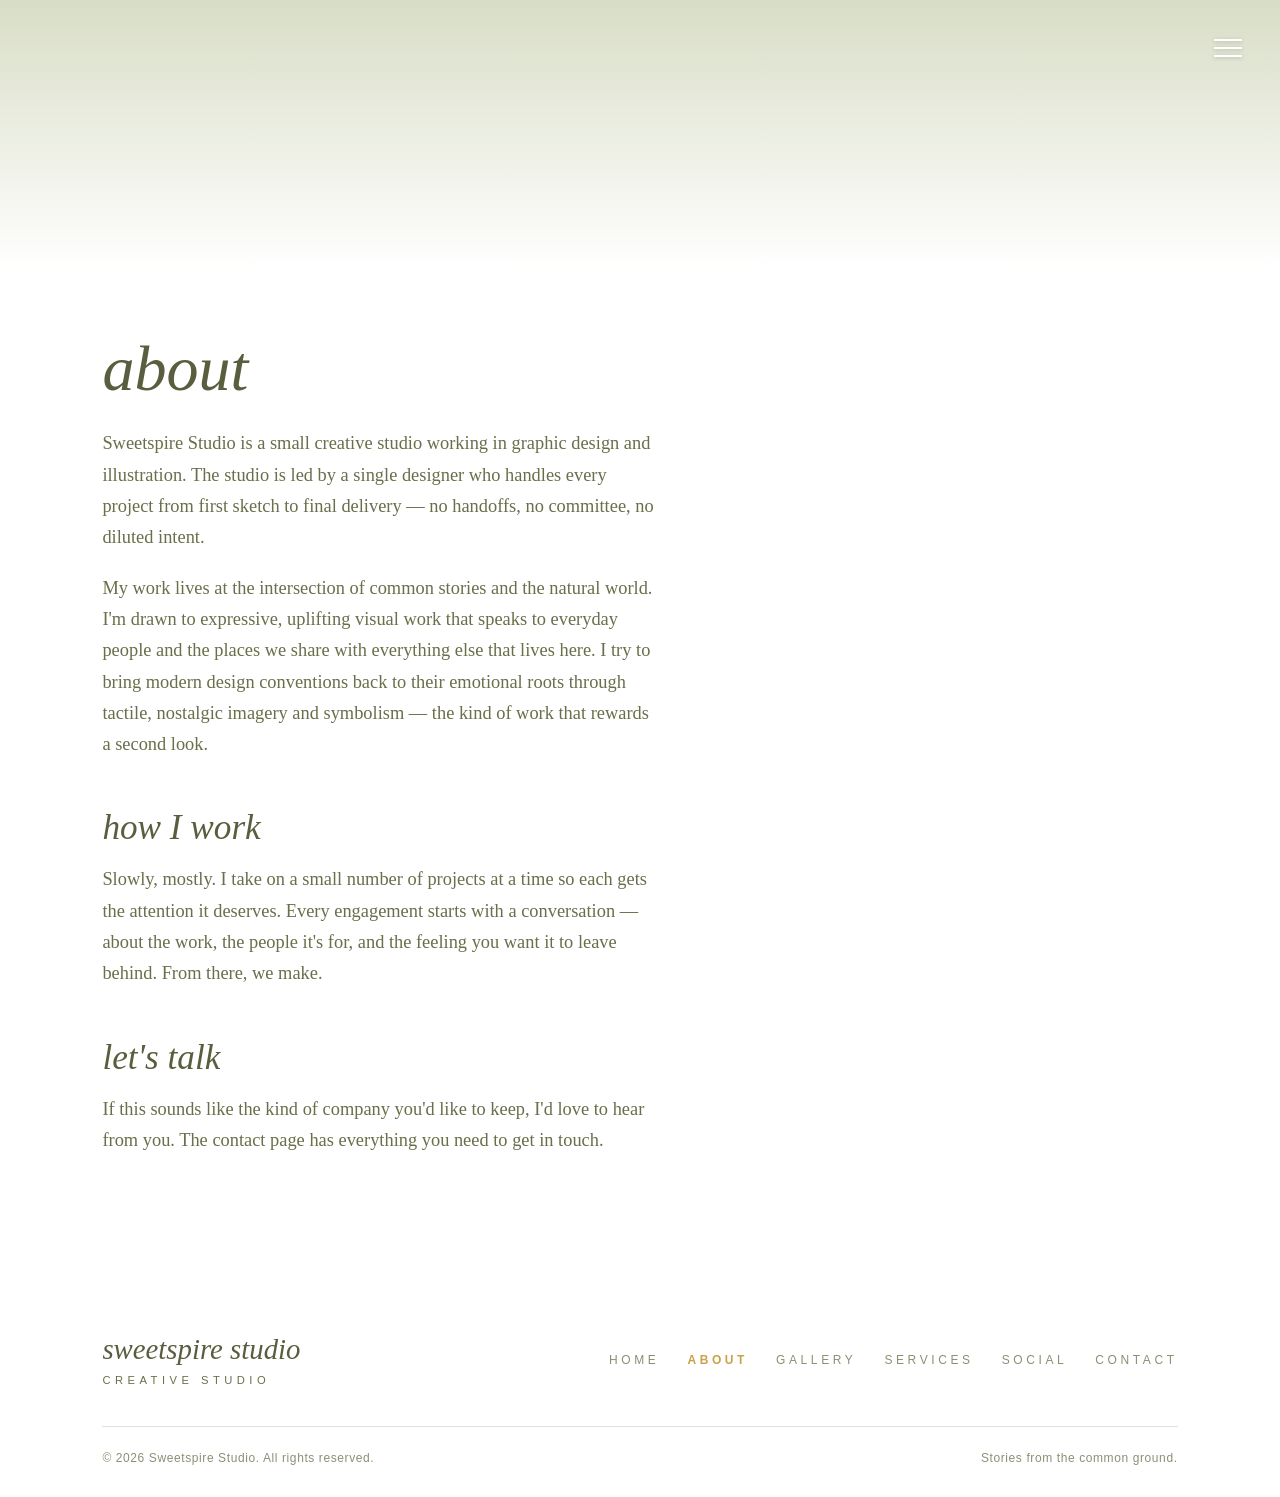
<file: about.html>
<!DOCTYPE html>
<html lang="en">
<head>
<meta charset="UTF-8">
<meta name="viewport" content="width=device-width, initial-scale=1.0">
<title>Sweetspire Studio — About</title>
<link rel="stylesheet" href="styles.css">
<script src="scripts.js" defer></script>
</head>
<body>

<!-- HAMBURGER NAVIGATION -->
<nav class="nav" id="nav">
  <div class="nav-bar">
    <!-- Paper grain overlay for the nav bar — same technique as the hero
         grain, but scoped here with its own filter id. Sits underneath the
         link text but above the background gradient (z-index handled by
         .nav-links sitting at z-index: 1). -->
    <svg class="nav-paper" aria-hidden="true" xmlns="http://www.w3.org/2000/svg" viewBox="0 0 100 100" preserveAspectRatio="none">
      <filter id="navPaperGrain" x="0" y="0" width="100%" height="100%">
        <feTurbulence type="fractalNoise" baseFrequency="3.5" numOctaves="2" stitchTiles="stitch"/>
        <feColorMatrix values="0 0 0 0 0.20
                               0 0 0 0 0.22
                               0 0 0 0 0.18
                               0 0 0 0.65 0"/>
      </filter>
      <rect width="100%" height="100%" filter="url(#navPaperGrain)"/>
    </svg>
    <div class="nav-links">
      <a href="index.html">Home</a>
      <a href="about.html" class="active">About</a>
      <a href="gallery.html">Gallery</a>
      <a href="services.html">Services</a>
      <a href="social.html">Social</a>
      <a href="contact.html">Contact</a>
    </div>
  </div>
</nav>
<button class="nav-toggle" id="navToggle" aria-label="Toggle menu">
  <span></span>
  <span></span>
  <span></span>
</button>

<div class="page-intro-gradient"></div>

<!-- ============================================================== -->
<!-- ✏️  EDIT: ABOUT PAGE CONTENT                                    -->
<!--                                                                 -->
<!--   Headers:                                                      -->
<!--     <h1> = page title (large italic — only one per page)        -->
<!--     <h2> = section heading (medium italic)                      -->
<!--                                                                 -->
<!--   Paragraphs: wrap text in <p>...</p>                           -->
<!--   Bold inline text: <strong>...</strong>                        -->
<!--   Italic inline text: <em>...</em>                              -->
<!-- ============================================================== -->
<section class="page-section">
  <h1>about</h1>
  <p>Sweetspire Studio is a small creative studio working in graphic design and illustration. The studio is led by a single designer who handles every project from first sketch to final delivery — no handoffs, no committee, no diluted intent.</p>
  <p>My work lives at the intersection of common stories and the natural world. I'm drawn to expressive, uplifting visual work that speaks to everyday people and the places we share with everything else that lives here. I try to bring modern design conventions back to their emotional roots through tactile, nostalgic imagery and symbolism — the kind of work that rewards a second look.</p>

  <h2>how I work</h2>
  <p>Slowly, mostly. I take on a small number of projects at a time so each gets the attention it deserves. Every engagement starts with a conversation — about the work, the people it's for, and the feeling you want it to leave behind. From there, we make.</p>

  <h2>let's talk</h2>
  <p>If this sounds like the kind of company you'd like to keep, I'd love to hear from you. The contact page has everything you need to get in touch.</p>
</section>
<!-- ============================================================== -->
<!-- END: ABOUT PAGE CONTENT                                         -->
<!-- ============================================================== -->

<!-- ================================================================ -->
<!-- ✏️  EDIT: FOOTER CONTENT                                          -->
<!--                                                                   -->
<!--   The footer appears at the bottom of EVERY page. Edits here      -->
<!--   only affect THIS page (index.html). To update across all pages, -->
<!--   make the same edit in: about.html, gallery.html, services.html, -->
<!--   social.html, contact.html.                                      -->
<!--                                                                   -->
<!--   Editable elements:                                              -->
<!--     .footer-mark  — studio name (large italic)                    -->
<!--     .footer-tag   — short tagline below the name                  -->
<!--     .footer-bottom — copyright line + closing tagline             -->
<!--                                                                   -->
<!--   Don't change the nav <a> tags' href attributes or -->
<!--   markers — those control page links and active-page highlighting. -->
<!-- ================================================================ -->
<footer class="site-footer">
  <div class="footer-inner">
    <div class="footer-brand">
      <p class="footer-mark">sweetspire studio</p>
      <p class="footer-tag">creative studio</p>
    </div>
    <nav class="footer-nav" aria-label="Footer">
      <a href="index.html">Home</a>
      <a href="about.html" class="active">About</a>
      <a href="gallery.html">Gallery</a>
      <a href="services.html">Services</a>
      <a href="social.html">Social</a>
      <a href="contact.html">Contact</a>
    </nav>
  </div>
  <div class="footer-bottom">
    <p>&copy; 2026 Sweetspire Studio. All rights reserved.</p>
    <p>Stories from the common ground.</p>
  </div>
</footer>
<!-- ================================================================ -->
<!-- END: FOOTER CONTENT                                               -->
<!-- ================================================================ -->

</body>
</html>
</file>
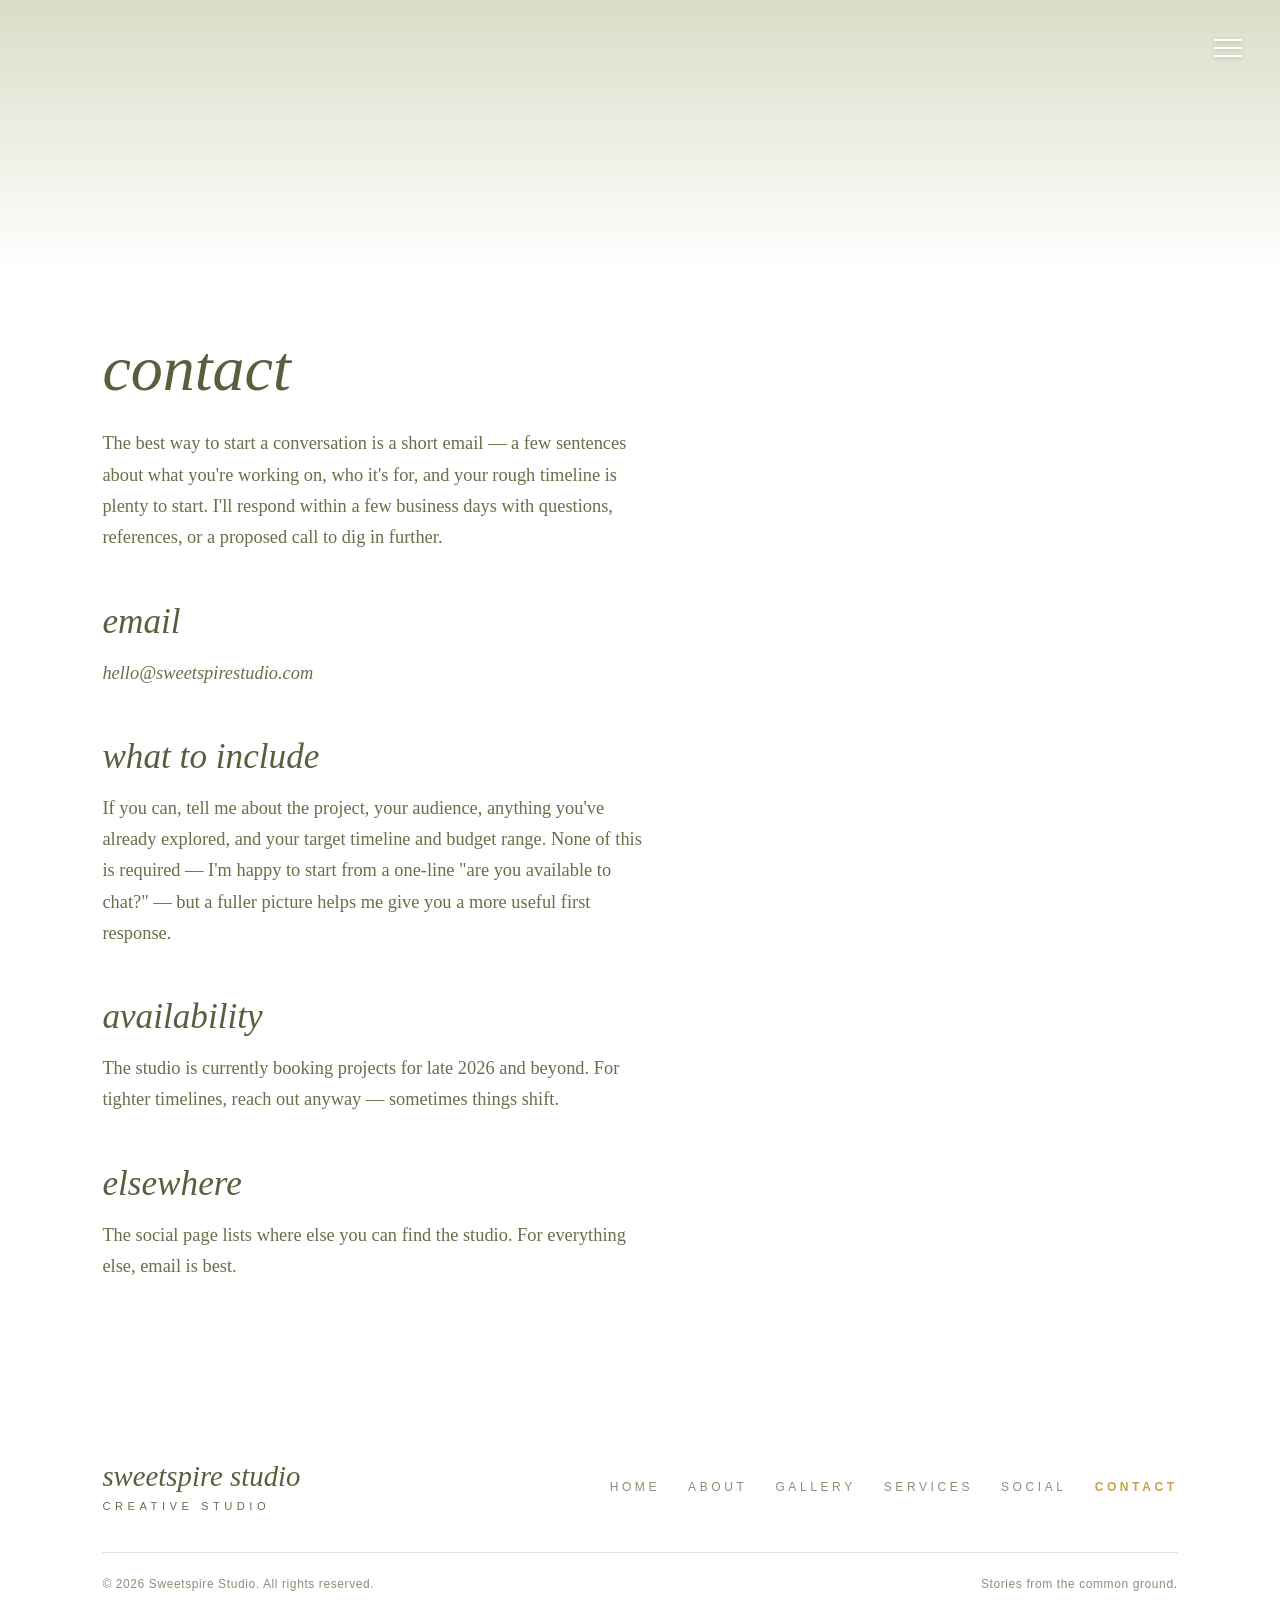
<file: contact.html>
<!DOCTYPE html>
<html lang="en">
<head>
<meta charset="UTF-8">
<meta name="viewport" content="width=device-width, initial-scale=1.0">
<title>Sweetspire Studio — Contact</title>
<link rel="stylesheet" href="styles.css">
<script src="scripts.js" defer></script>
</head>
<body>

<!-- HAMBURGER NAVIGATION -->
<nav class="nav" id="nav">
  <div class="nav-bar">
    <!-- Paper grain overlay for the nav bar — same technique as the hero
         grain, but scoped here with its own filter id. Sits underneath the
         link text but above the background gradient (z-index handled by
         .nav-links sitting at z-index: 1). -->
    <svg class="nav-paper" aria-hidden="true" xmlns="http://www.w3.org/2000/svg" viewBox="0 0 100 100" preserveAspectRatio="none">
      <filter id="navPaperGrain" x="0" y="0" width="100%" height="100%">
        <feTurbulence type="fractalNoise" baseFrequency="3.5" numOctaves="2" stitchTiles="stitch"/>
        <feColorMatrix values="0 0 0 0 0.20
                               0 0 0 0 0.22
                               0 0 0 0 0.18
                               0 0 0 0.65 0"/>
      </filter>
      <rect width="100%" height="100%" filter="url(#navPaperGrain)"/>
    </svg>
    <div class="nav-links">
      <a href="index.html">Home</a>
      <a href="about.html">About</a>
      <a href="gallery.html">Gallery</a>
      <a href="services.html">Services</a>
      <a href="social.html">Social</a>
      <a href="contact.html" class="active">Contact</a>
    </div>
  </div>
</nav>
<button class="nav-toggle" id="navToggle" aria-label="Toggle menu">
  <span></span>
  <span></span>
  <span></span>
</button>

<div class="page-intro-gradient"></div>

<!-- ============================================================== -->
<!-- ✏️  EDIT: CONTACT PAGE CONTENT                                  -->
<!--                                                                 -->
<!--   To make the email address clickable, wrap it like:            -->
<!--     <a href="mailto:hello@sweetspirestudio.com">hello@sweetspirestudio.com</a> -->
<!-- ============================================================== -->
<section class="page-section">
  <h1>contact</h1>
  <p>The best way to start a conversation is a short email — a few sentences about what you're working on, who it's for, and your rough timeline is plenty to start. I'll respond within a few business days with questions, references, or a proposed call to dig in further.</p>

  <h2>email</h2>
  <p><em>hello@sweetspirestudio.com</em></p>

  <h2>what to include</h2>
  <p>If you can, tell me about the project, your audience, anything you've already explored, and your target timeline and budget range. None of this is required — I'm happy to start from a one-line "are you available to chat?" — but a fuller picture helps me give you a more useful first response.</p>

  <h2>availability</h2>
  <p>The studio is currently booking projects for late 2026 and beyond. For tighter timelines, reach out anyway — sometimes things shift.</p>

  <h2>elsewhere</h2>
  <p>The social page lists where else you can find the studio. For everything else, email is best.</p>
</section>
<!-- ============================================================== -->
<!-- END: CONTACT PAGE CONTENT                                       -->
<!-- ============================================================== -->

<!-- ================================================================ -->
<!-- ✏️  EDIT: FOOTER CONTENT                                          -->
<!--                                                                   -->
<!--   The footer appears at the bottom of EVERY page. Edits here      -->
<!--   only affect THIS page (index.html). To update across all pages, -->
<!--   make the same edit in: about.html, gallery.html, services.html, -->
<!--   social.html, contact.html.                                      -->
<!--                                                                   -->
<!--   Editable elements:                                              -->
<!--     .footer-mark  — studio name (large italic)                    -->
<!--     .footer-tag   — short tagline below the name                  -->
<!--     .footer-bottom — copyright line + closing tagline             -->
<!--                                                                   -->
<!--   Don't change the nav <a> tags' href attributes or -->
<!--   markers — those control page links and active-page highlighting. -->
<!-- ================================================================ -->
<footer class="site-footer">
  <div class="footer-inner">
    <div class="footer-brand">
      <p class="footer-mark">sweetspire studio</p>
      <p class="footer-tag">creative studio</p>
    </div>
    <nav class="footer-nav" aria-label="Footer">
      <a href="index.html">Home</a>
      <a href="about.html">About</a>
      <a href="gallery.html">Gallery</a>
      <a href="services.html">Services</a>
      <a href="social.html">Social</a>
      <a href="contact.html" class="active">Contact</a>
    </nav>
  </div>
  <div class="footer-bottom">
    <p>&copy; 2026 Sweetspire Studio. All rights reserved.</p>
    <p>Stories from the common ground.</p>
  </div>
</footer>
<!-- ================================================================ -->
<!-- END: FOOTER CONTENT                                               -->
<!-- ================================================================ -->

</body>
</html>
</file>
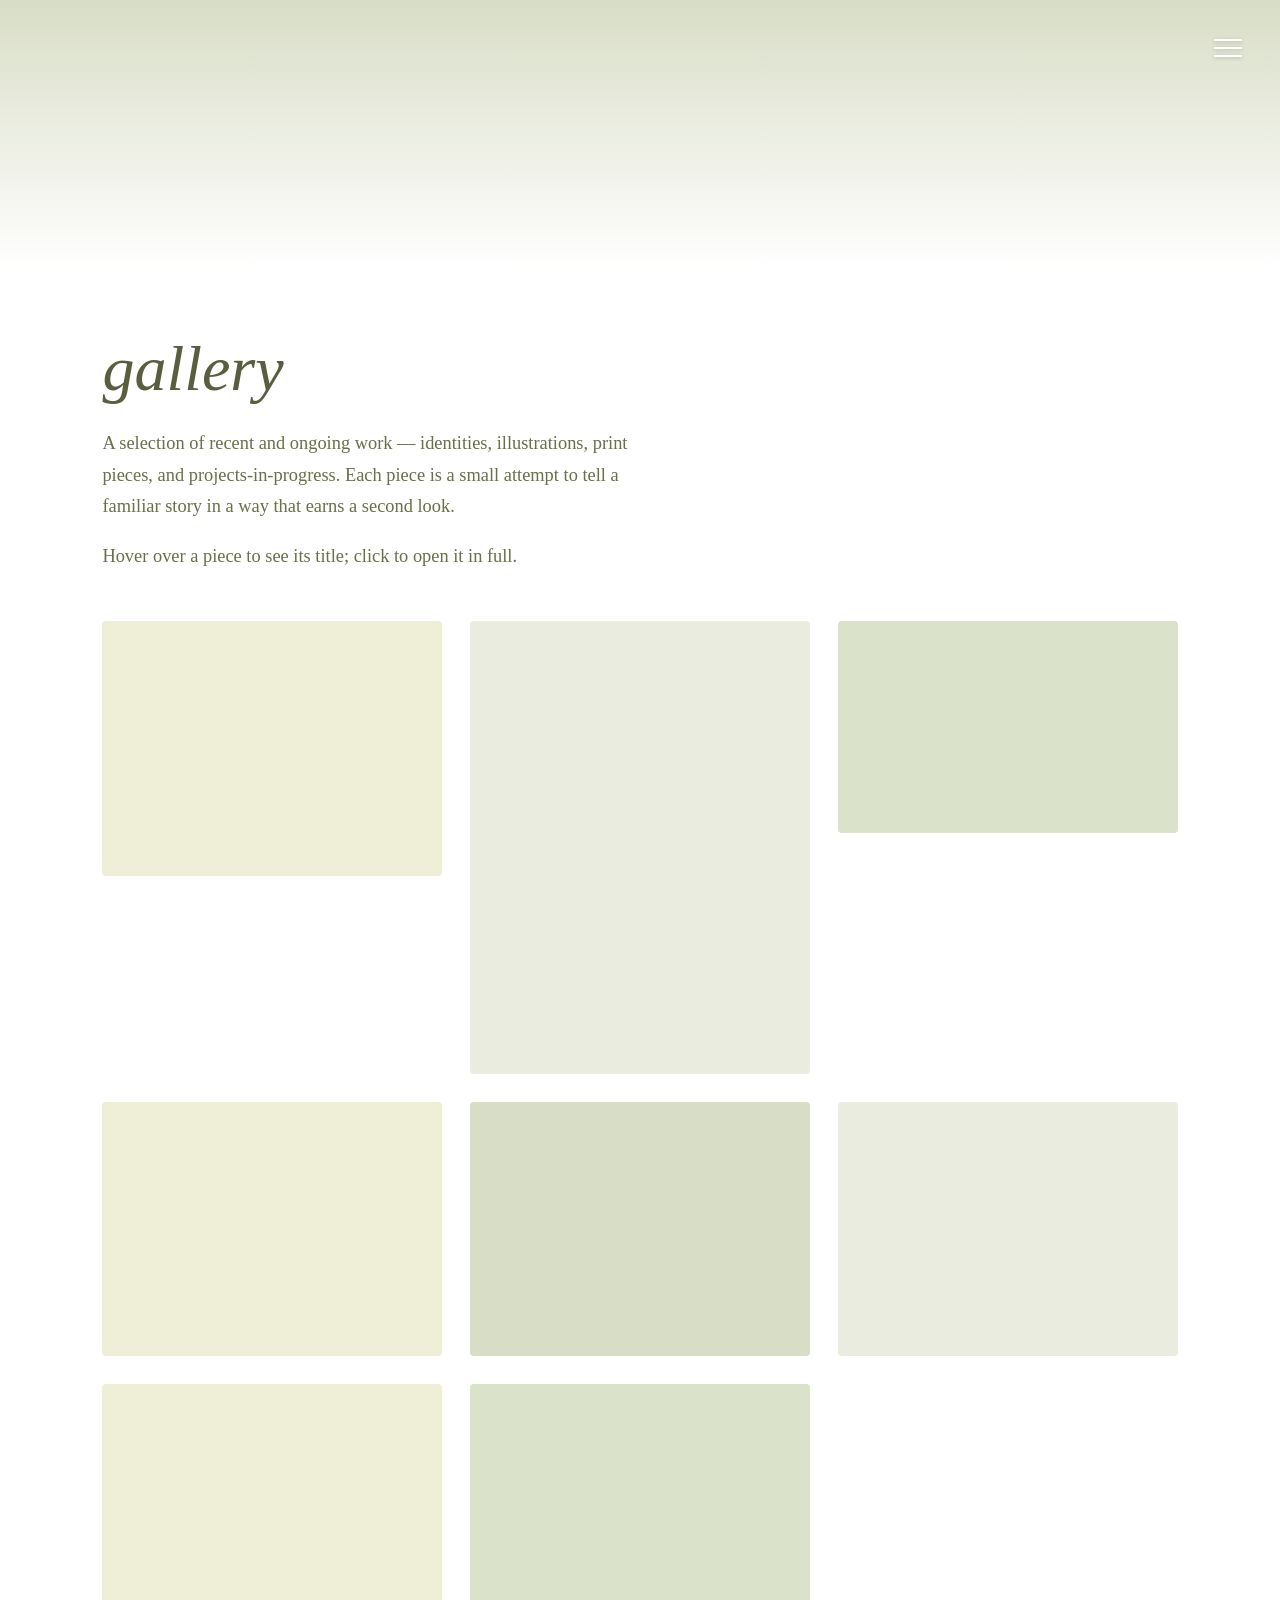
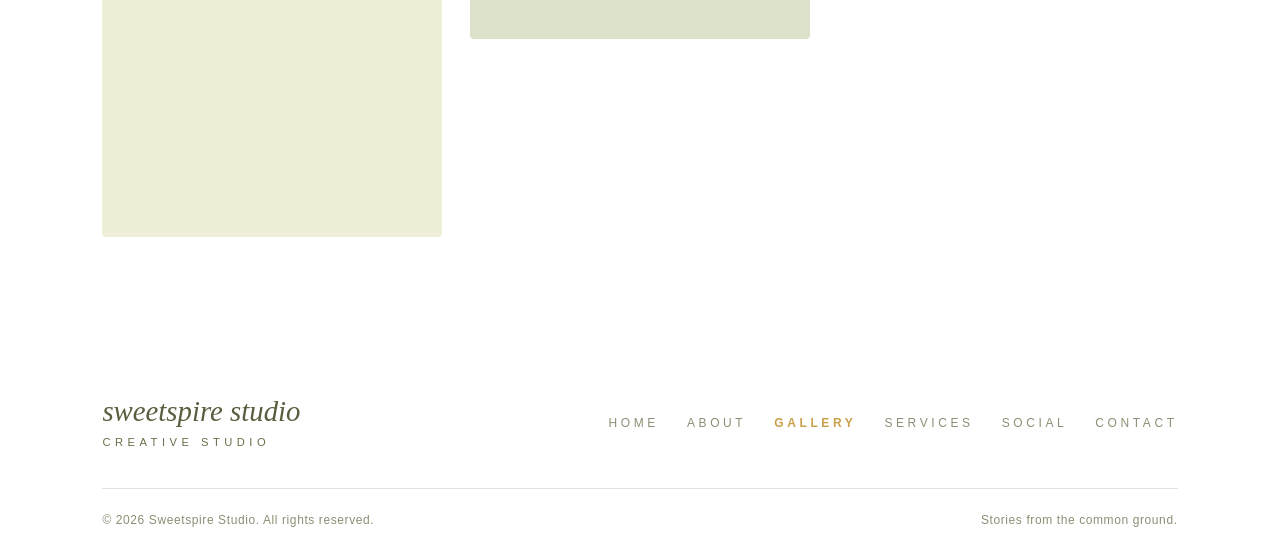
<file: gallery.html>
<!DOCTYPE html>
<html lang="en">
<head>
<meta charset="UTF-8">
<meta name="viewport" content="width=device-width, initial-scale=1.0">
<title>Sweetspire Studio — Gallery</title>
<link rel="stylesheet" href="styles.css">
<script src="scripts.js" defer></script>
<script src="gallery.js" defer></script>
</head>
<body>

<!-- HAMBURGER NAVIGATION -->
<nav class="nav" id="nav">
  <div class="nav-bar">
    <!-- Paper grain overlay for the nav bar — same technique as the hero
         grain, but scoped here with its own filter id. Sits underneath the
         link text but above the background gradient (z-index handled by
         .nav-links sitting at z-index: 1). -->
    <svg class="nav-paper" aria-hidden="true" xmlns="http://www.w3.org/2000/svg" viewBox="0 0 100 100" preserveAspectRatio="none">
      <filter id="navPaperGrain" x="0" y="0" width="100%" height="100%">
        <feTurbulence type="fractalNoise" baseFrequency="3.5" numOctaves="2" stitchTiles="stitch"/>
        <feColorMatrix values="0 0 0 0 0.20
                               0 0 0 0 0.22
                               0 0 0 0 0.18
                               0 0 0 0.65 0"/>
      </filter>
      <rect width="100%" height="100%" filter="url(#navPaperGrain)"/>
    </svg>
    <div class="nav-links">
      <a href="index.html">Home</a>
      <a href="about.html">About</a>
      <a href="gallery.html" class="active">Gallery</a>
      <a href="services.html">Services</a>
      <a href="social.html">Social</a>
      <a href="contact.html">Contact</a>
    </div>
  </div>
</nav>
<button class="nav-toggle" id="navToggle" aria-label="Toggle menu">
  <span></span>
  <span></span>
  <span></span>
</button>

<div class="page-intro-gradient"></div>

<section class="page-section">
  <h1>gallery</h1>
  <p>A selection of recent and ongoing work — identities, illustrations, print pieces, and projects-in-progress. Each piece is a small attempt to tell a familiar story in a way that earns a second look.</p>
  <p>Hover over a piece to see its title; click to open it in full.</p>

  <!-- The grid container — cards are inserted here by JS from galleryItems. -->
  <div class="gallery-grid" id="galleryGrid">
    <!-- (cards rendered automatically — don't edit this) -->
  </div>
</section>

<!-- ============================================================ -->
<!--   LIGHTBOX (gallery click overlay).                           -->
<!--   Don't edit the markup here — its contents are populated     -->
<!--   automatically from the `galleryItems` data block below.     -->
<!-- ============================================================ -->
<div class="lightbox" id="lightbox" role="dialog" aria-modal="true" aria-labelledby="lightboxTitle" aria-hidden="true">
  <div class="lightbox-inner" style="position:relative;">
    <button class="lightbox-close" id="lightboxClose" aria-label="Close">&times;</button>
    <div class="lightbox-image-wrap">
      <img id="lightboxImage" alt="">
    </div>
    <div class="lightbox-text">
      <h2 class="lightbox-title" id="lightboxTitle"></h2>
      <p class="lightbox-subhead" id="lightboxSubhead"></p>
      <p class="lightbox-info" id="lightboxInfo"></p>
    </div>
  </div>
</div>

<!-- ================================================================ -->
<!-- ✏️  EDIT: FOOTER CONTENT                                          -->
<!--                                                                   -->
<!--   The footer appears at the bottom of EVERY page. Edits here      -->
<!--   only affect THIS page (index.html). To update across all pages, -->
<!--   make the same edit in: about.html, gallery.html, services.html, -->
<!--   social.html, contact.html.                                      -->
<!--                                                                   -->
<!--   Editable elements:                                              -->
<!--     .footer-mark  — studio name (large italic)                    -->
<!--     .footer-tag   — short tagline below the name                  -->
<!--     .footer-bottom — copyright line + closing tagline             -->
<!--                                                                   -->
<!--   Don't change the nav <a> tags' href attributes or -->
<!--   markers — those control page links and active-page highlighting. -->
<!-- ================================================================ -->
<footer class="site-footer">
  <div class="footer-inner">
    <div class="footer-brand">
      <p class="footer-mark">sweetspire studio</p>
      <p class="footer-tag">creative studio</p>
    </div>
    <nav class="footer-nav" aria-label="Footer">
      <a href="index.html">Home</a>
      <a href="about.html">About</a>
      <a href="gallery.html" class="active">Gallery</a>
      <a href="services.html">Services</a>
      <a href="social.html">Social</a>
      <a href="contact.html">Contact</a>
    </nav>
  </div>
  <div class="footer-bottom">
    <p>&copy; 2026 Sweetspire Studio. All rights reserved.</p>
    <p>Stories from the common ground.</p>
  </div>
</footer>
<!-- ================================================================ -->
<!-- END: FOOTER CONTENT                                               -->
<!-- ================================================================ -->

</body>
</html>
</file>
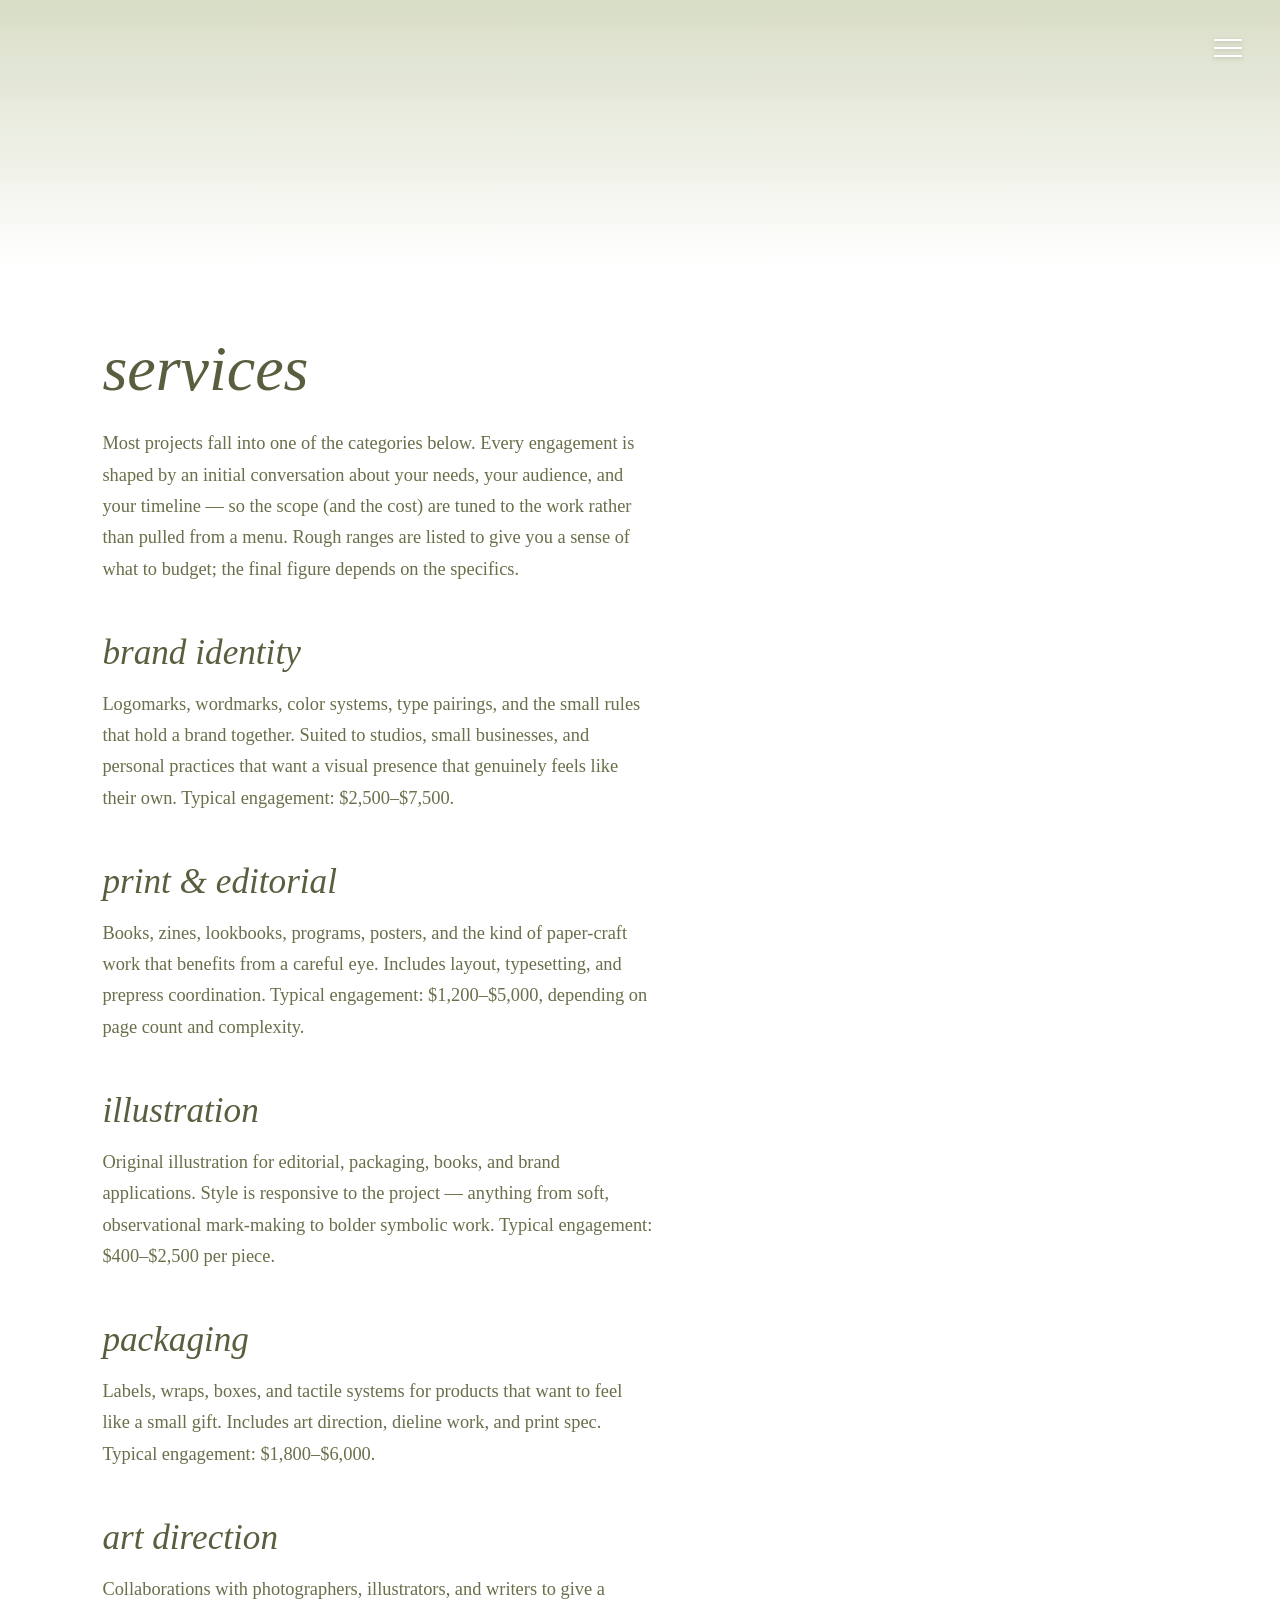
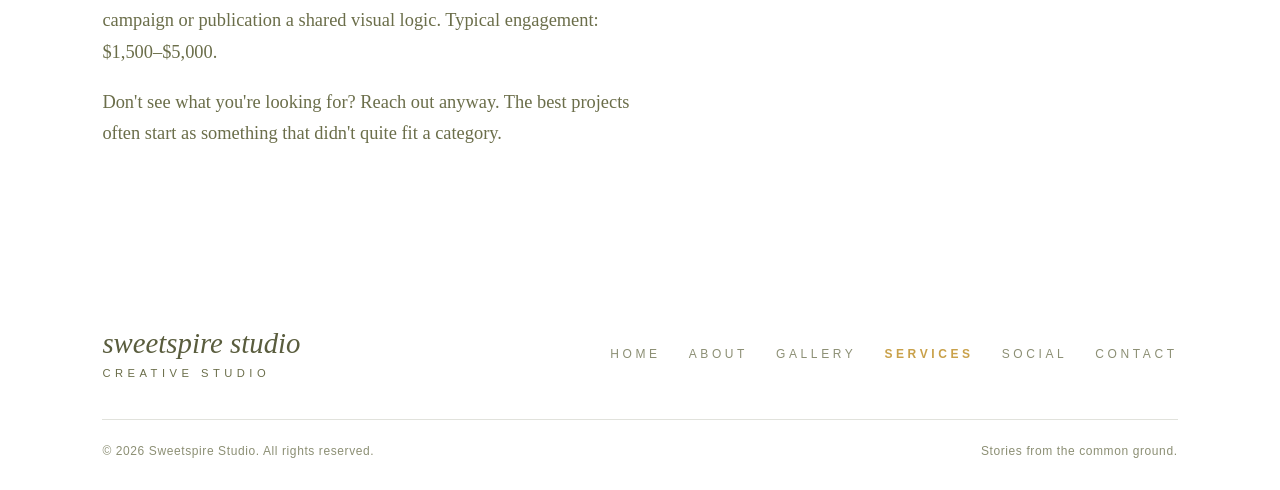
<file: services.html>
<!DOCTYPE html>
<html lang="en">
<head>
<meta charset="UTF-8">
<meta name="viewport" content="width=device-width, initial-scale=1.0">
<title>Sweetspire Studio — Services</title>
<link rel="stylesheet" href="styles.css">
<script src="scripts.js" defer></script>
</head>
<body>

<!-- HAMBURGER NAVIGATION -->
<nav class="nav" id="nav">
  <div class="nav-bar">
    <!-- Paper grain overlay for the nav bar — same technique as the hero
         grain, but scoped here with its own filter id. Sits underneath the
         link text but above the background gradient (z-index handled by
         .nav-links sitting at z-index: 1). -->
    <svg class="nav-paper" aria-hidden="true" xmlns="http://www.w3.org/2000/svg" viewBox="0 0 100 100" preserveAspectRatio="none">
      <filter id="navPaperGrain" x="0" y="0" width="100%" height="100%">
        <feTurbulence type="fractalNoise" baseFrequency="3.5" numOctaves="2" stitchTiles="stitch"/>
        <feColorMatrix values="0 0 0 0 0.20
                               0 0 0 0 0.22
                               0 0 0 0 0.18
                               0 0 0 0.65 0"/>
      </filter>
      <rect width="100%" height="100%" filter="url(#navPaperGrain)"/>
    </svg>
    <div class="nav-links">
      <a href="index.html">Home</a>
      <a href="about.html">About</a>
      <a href="gallery.html">Gallery</a>
      <a href="services.html" class="active">Services</a>
      <a href="social.html">Social</a>
      <a href="contact.html">Contact</a>
    </div>
  </div>
</nav>
<button class="nav-toggle" id="navToggle" aria-label="Toggle menu">
  <span></span>
  <span></span>
  <span></span>
</button>

<div class="page-intro-gradient"></div>

<!-- ============================================================== -->
<!-- ✏️  EDIT: SERVICES PAGE CONTENT                                 -->
<!--                                                                 -->
<!--   Each <h2> + <p> pair is one service offering. To add another  -->
<!--   service, copy/paste a pair and edit the contents.             -->
<!-- ============================================================== -->
<section class="page-section">
  <h1>services</h1>
  <p>Most projects fall into one of the categories below. Every engagement is shaped by an initial conversation about your needs, your audience, and your timeline — so the scope (and the cost) are tuned to the work rather than pulled from a menu. Rough ranges are listed to give you a sense of what to budget; the final figure depends on the specifics.</p>

  <h2>brand identity</h2>
  <p>Logomarks, wordmarks, color systems, type pairings, and the small rules that hold a brand together. Suited to studios, small businesses, and personal practices that want a visual presence that genuinely feels like their own. Typical engagement: $2,500–$7,500.</p>

  <h2>print &amp; editorial</h2>
  <p>Books, zines, lookbooks, programs, posters, and the kind of paper-craft work that benefits from a careful eye. Includes layout, typesetting, and prepress coordination. Typical engagement: $1,200–$5,000, depending on page count and complexity.</p>

  <h2>illustration</h2>
  <p>Original illustration for editorial, packaging, books, and brand applications. Style is responsive to the project — anything from soft, observational mark-making to bolder symbolic work. Typical engagement: $400–$2,500 per piece.</p>

  <h2>packaging</h2>
  <p>Labels, wraps, boxes, and tactile systems for products that want to feel like a small gift. Includes art direction, dieline work, and print spec. Typical engagement: $1,800–$6,000.</p>

  <h2>art direction</h2>
  <p>Collaborations with photographers, illustrators, and writers to give a campaign or publication a shared visual logic. Typical engagement: $1,500–$5,000.</p>

  <p>Don't see what you're looking for? Reach out anyway. The best projects often start as something that didn't quite fit a category.</p>
</section>
<!-- ============================================================== -->
<!-- END: SERVICES PAGE CONTENT                                      -->
<!-- ============================================================== -->

<!-- ================================================================ -->
<!-- ✏️  EDIT: FOOTER CONTENT                                          -->
<!--                                                                   -->
<!--   The footer appears at the bottom of EVERY page. Edits here      -->
<!--   only affect THIS page (index.html). To update across all pages, -->
<!--   make the same edit in: about.html, gallery.html, services.html, -->
<!--   social.html, contact.html.                                      -->
<!--                                                                   -->
<!--   Editable elements:                                              -->
<!--     .footer-mark  — studio name (large italic)                    -->
<!--     .footer-tag   — short tagline below the name                  -->
<!--     .footer-bottom — copyright line + closing tagline             -->
<!--                                                                   -->
<!--   Don't change the nav <a> tags' href attributes or -->
<!--   markers — those control page links and active-page highlighting. -->
<!-- ================================================================ -->
<footer class="site-footer">
  <div class="footer-inner">
    <div class="footer-brand">
      <p class="footer-mark">sweetspire studio</p>
      <p class="footer-tag">creative studio</p>
    </div>
    <nav class="footer-nav" aria-label="Footer">
      <a href="index.html">Home</a>
      <a href="about.html">About</a>
      <a href="gallery.html">Gallery</a>
      <a href="services.html" class="active">Services</a>
      <a href="social.html">Social</a>
      <a href="contact.html">Contact</a>
    </nav>
  </div>
  <div class="footer-bottom">
    <p>&copy; 2026 Sweetspire Studio. All rights reserved.</p>
    <p>Stories from the common ground.</p>
  </div>
</footer>
<!-- ================================================================ -->
<!-- END: FOOTER CONTENT                                               -->
<!-- ================================================================ -->

</body>
</html>
</file>
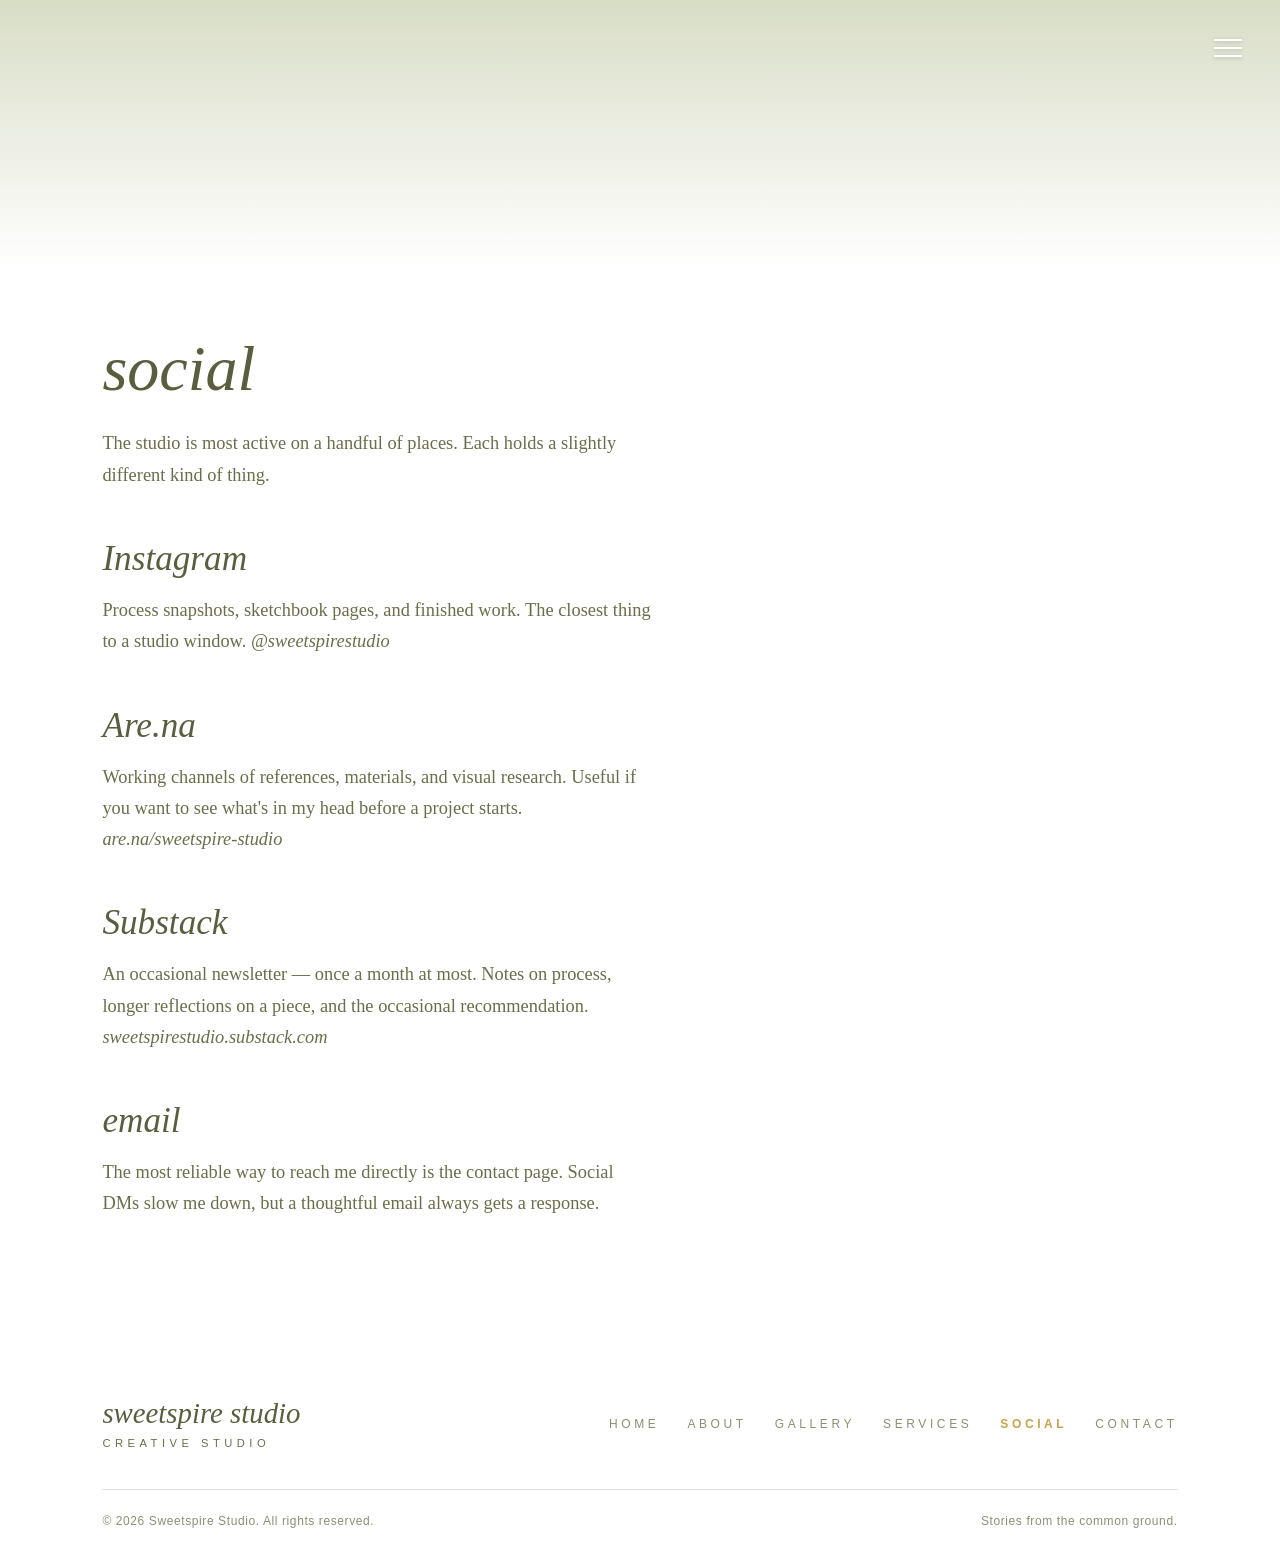
<file: social.html>
<!DOCTYPE html>
<html lang="en">
<head>
<meta charset="UTF-8">
<meta name="viewport" content="width=device-width, initial-scale=1.0">
<title>Sweetspire Studio — Social</title>
<link rel="stylesheet" href="styles.css">
<script src="scripts.js" defer></script>
</head>
<body>

<!-- HAMBURGER NAVIGATION -->
<nav class="nav" id="nav">
  <div class="nav-bar">
    <!-- Paper grain overlay for the nav bar — same technique as the hero
         grain, but scoped here with its own filter id. Sits underneath the
         link text but above the background gradient (z-index handled by
         .nav-links sitting at z-index: 1). -->
    <svg class="nav-paper" aria-hidden="true" xmlns="http://www.w3.org/2000/svg" viewBox="0 0 100 100" preserveAspectRatio="none">
      <filter id="navPaperGrain" x="0" y="0" width="100%" height="100%">
        <feTurbulence type="fractalNoise" baseFrequency="3.5" numOctaves="2" stitchTiles="stitch"/>
        <feColorMatrix values="0 0 0 0 0.20
                               0 0 0 0 0.22
                               0 0 0 0 0.18
                               0 0 0 0.65 0"/>
      </filter>
      <rect width="100%" height="100%" filter="url(#navPaperGrain)"/>
    </svg>
    <div class="nav-links">
      <a href="index.html">Home</a>
      <a href="about.html">About</a>
      <a href="gallery.html">Gallery</a>
      <a href="services.html">Services</a>
      <a href="social.html" class="active">Social</a>
      <a href="contact.html">Contact</a>
    </div>
  </div>
</nav>
<button class="nav-toggle" id="navToggle" aria-label="Toggle menu">
  <span></span>
  <span></span>
  <span></span>
</button>

<div class="page-intro-gradient"></div>

<!-- ============================================================== -->
<!-- ✏️  EDIT: SOCIAL PAGE CONTENT                                   -->
<!--                                                                 -->
<!--   Each <h2> + <p> pair is one platform. To link out, wrap the   -->
<!--   handle/url in <a href="...">...</a> tags.                     -->
<!-- ============================================================== -->
<section class="page-section">
  <h1>social</h1>
  <p>The studio is most active on a handful of places. Each holds a slightly different kind of thing.</p>

  <h2>Instagram</h2>
  <p>Process snapshots, sketchbook pages, and finished work. The closest thing to a studio window. <em>@sweetspirestudio</em></p>

  <h2>Are.na</h2>
  <p>Working channels of references, materials, and visual research. Useful if you want to see what's in my head before a project starts. <em>are.na/sweetspire-studio</em></p>

  <h2>Substack</h2>
  <p>An occasional newsletter — once a month at most. Notes on process, longer reflections on a piece, and the occasional recommendation. <em>sweetspirestudio.substack.com</em></p>

  <h2>email</h2>
  <p>The most reliable way to reach me directly is the contact page. Social DMs slow me down, but a thoughtful email always gets a response.</p>
</section>
<!-- ============================================================== -->
<!-- END: SOCIAL PAGE CONTENT                                        -->
<!-- ============================================================== -->

<!-- ================================================================ -->
<!-- ✏️  EDIT: FOOTER CONTENT                                          -->
<!--                                                                   -->
<!--   The footer appears at the bottom of EVERY page. Edits here      -->
<!--   only affect THIS page (index.html). To update across all pages, -->
<!--   make the same edit in: about.html, gallery.html, services.html, -->
<!--   social.html, contact.html.                                      -->
<!--                                                                   -->
<!--   Editable elements:                                              -->
<!--     .footer-mark  — studio name (large italic)                    -->
<!--     .footer-tag   — short tagline below the name                  -->
<!--     .footer-bottom — copyright line + closing tagline             -->
<!--                                                                   -->
<!--   Don't change the nav <a> tags' href attributes or -->
<!--   markers — those control page links and active-page highlighting. -->
<!-- ================================================================ -->
<footer class="site-footer">
  <div class="footer-inner">
    <div class="footer-brand">
      <p class="footer-mark">sweetspire studio</p>
      <p class="footer-tag">creative studio</p>
    </div>
    <nav class="footer-nav" aria-label="Footer">
      <a href="index.html">Home</a>
      <a href="about.html">About</a>
      <a href="gallery.html">Gallery</a>
      <a href="services.html">Services</a>
      <a href="social.html" class="active">Social</a>
      <a href="contact.html">Contact</a>
    </nav>
  </div>
  <div class="footer-bottom">
    <p>&copy; 2026 Sweetspire Studio. All rights reserved.</p>
    <p>Stories from the common ground.</p>
  </div>
</footer>
<!-- ================================================================ -->
<!-- END: FOOTER CONTENT                                               -->
<!-- ================================================================ -->

</body>
</html>
</file>
<file: styles.css>
/* ============================================================
   SHARED STYLES — used by every page on the site.
   ------------------------------------------------------------
   1. Base palette, typography, hero canopy, navigation.
   2. Inner-page sections + gallery (gallery.html uses these).
   3. Hamburger X-animation (active when nav is open).
   ============================================================ */

/* ─── 1. BASE ─────────────────────────────────────────────── */
  :root {
    /* Cream-light palette: tones visible through the canopy gaps. */
    --sun-top:    #F0F1E7;   /* coolest off-white */
    --sun-mid:    #EFEED6;   /* warm cream */
    --sun-bot:    #E9ECDE;   /* faintly green-tinted off-white */

    /* Sage palette: the base shadow color (visible under leaves) and a
       step-deeper sage for the hero background gradient depth. */
    --shadow:     #D8DDC6;
    --shadow-deep:#b8c0a3;

    /* The solid color the page scrolls down to — matches the footer's
       off-white so the section and footer read as the same surface,
       with the canopy gradient blending into that surface up top. */
    --page-color: #ffffff;

    /* Accent: used for the "active" nav link indicating which page the
       user is on. A warm muted gold/amber chosen to pair with the
       sage/cream palette without clashing. */
    --accent: #c9a14a;

    /* ─── Semantic text + surface roles ───────────────────────────
       Named by what they DO, not what they look like, so seasonal
       overrides (autumn, winter, etc.) just redeclare these values.
       --text-strong   headings, primary body, key emphasis
       --text-mid      secondary body, captions
       --text-soft     muted labels, nav link rest state, footer marks
       --text-on-hero  text on the dark hero background (nav bar links)
       --surface-card  the off-white pulled up onto raised surfaces
                       (e.g. nav-link active pill background) */
    --text-strong:   #5a5d3e;
    --text-mid:      #6b6e4a;
    --text-soft:     #8c8f74;
    --text-on-hero:  #ffffff;
    --surface-card:  #ffffff;

    /* Gallery card placeholder backgrounds — three subtle variants
       cycled across the bento grid via :nth-child rules. */
    --gallery-tone-1: #EFEED6;
    --gallery-tone-2: #E9ECDE;
    --gallery-tone-3: #DBE2CA;

    /* How far the .below-hero section overlaps up into the hero. This is
       the SINGLE source of truth — used both for the negative margin
       that creates the overlap and for the gradient stops that fade the
       page in past the seam. Change this in one place and everything
       stays in sync. */
    --hero-overlap: 30vh;
  }

  * { margin: 0; padding: 0; box-sizing: border-box; }

  html, body {
    width: 100%;
    /* No fixed height; allow the page to scroll. */
    background: var(--page-color);
    /* Smooth scrolling for anchor jumps and nav interactions */
    scroll-behavior: smooth;
    /* Prevent any horizontal scroll. The parallax light layers inside the
       hero scale and translate slightly past 100%, which would otherwise
       push the page right by a few pixels. Clip horizontally only — vertical
       scrolling stays untouched. */
    overflow-x: hidden;
  }

  body {
    font-family: 'Cormorant Garamond', 'Georgia', serif;
    /* Total scrollable height: hero is 100vh, plus more below.
       We let content determine the height. */
    min-height: 100vh;
  }

  /* ------------------------------------------------------------------
     HERO SECTION — the dappled canopy scene.
     This is the full first viewport. Inside it sits the layered
     SVG canopy, the moving light spots, the grain, and the title.
     ------------------------------------------------------------------ */
  .hero {
    position: relative;
    width: 100%;
    height: 100vh;
    /* Clip horizontally only — the parallax light layers scale up to 1.06
       and translate up to 2.5%, which pushes their edges past 100% width
       and was causing the page to scroll right. overflow-x: clip contains
       the parallax inside the hero without affecting vertical layering, so
       .below-hero can still overlap up into the hero via negative margin. */
    overflow-x: clip;
    background: linear-gradient(
      170deg,
      var(--shadow) 0%,
      var(--shadow-deep) 100%
    );
  }

  /* ------------------------------------------------------------------
     CANOPY SCENE — sole rendered SVG carrying the dappled canopy.
     Sized OVERSIZED (110% width/height with -5% offsets) so that the
     mask's animateTransform can slide the shadow pattern across user
     space without ever exposing the SVG's edges. The .hero's
     overflow-x: clip handles the visible viewport crop.
     ------------------------------------------------------------------ */
  .canopy-scene {
    position: absolute;
    top: -5%;
    left: -5%;
    width: 110%;
    height: 110%;
    z-index: 2;
    pointer-events: none;
    display: block;
    will-change: opacity;
  }

  .cream-rect {
    fill: url(#cream-gradient);
  }

  /* ------------------------------------------------------------------
     MOTION — bumped up noticeably from the previous version.
     - Larger translate amounts (~2-3% instead of ~0.5-1%)
     - Larger rotations
     - Scale pulsing as well
     - Each layer animates independently
     ------------------------------------------------------------------ */
  /* Each spot layer has its own slow drift + scale + rotation, plus
     an independent opacity breathing cycle on a different timing.
     IMPORTANT: do NOT set CSS `filter` on these groups — that would
     override the SVG `filter="url(#blur-...)"` attribute on the
     <g> elements, making the heavy SVG blur disappear and leaving
     near-solid shapes. */
  .spots-mid {
    transform-origin: 50% 50%;
    transform-box: fill-box;
    animation-name: spots-mid, breathe-mid;
    animation-duration: 29s, 19s;
    animation-iteration-count: infinite, infinite;
    animation-timing-function: ease-in-out, ease-in-out;
  }
  .spots-front {
    transform-origin: 50% 50%;
    transform-box: fill-box;
    animation-name: spots-front, breathe-front;
    animation-duration: 23s, 17s;
    animation-iteration-count: infinite, infinite;
    animation-timing-function: ease-in-out, ease-in-out;
  }

  @keyframes spots-mid {
    0%, 100% { transform: translate(0, 0) scale(1) rotate(0deg); }
    50%      { transform: translate(-3.4%, 2.2%) scale(0.92) rotate(-2.6deg); }
  }
  @keyframes spots-front {
    0%, 100% { transform: translate(0, 0) scale(1) rotate(0deg); }
    50%      { transform: translate(4.0%, -2.4%) scale(1.08) rotate(3deg); }
  }

  @keyframes breathe-mid {
    0%, 100% { opacity: 1; }
    50%      { opacity: 0.8; }
  }
  @keyframes breathe-front {
    0%, 100% { opacity: 1; }
    50%      { opacity: 0.9; }
  }

  /* ------------------------------------------------------------------
     STATIC-CANOPY MODE
     Added to <body> by scripts.js when the device looks
     resource-constrained (mobile, slow network, save-data, or the
     user has reduced-motion / reduced-data preferences set).
     The JS also strips the animated SVG filter and SMIL <animate>
     elements off the canopy; this CSS rule covers the CSS-driven
     spot drift/breathing so nothing keeps repainting.
     The scene still renders — it just stops moving.
     (The existing @media (prefers-reduced-motion) block further down
     also pauses these animations as a no-JS fallback.)
     ------------------------------------------------------------------ */
  .static-canopy .spots-mid,
  .static-canopy .spots-front {
    animation: none;
  }

  /* (gradient transition is now inside .section as a background gradient
     rather than an overlay element) */


  .grain {
    position: absolute;
    top: 0;
    left: 0;
    width: 100%;
    height: 100%;
    z-index: 3;
    pointer-events: none;
    opacity: 0.3;
    mix-blend-mode: multiply;
    display: block;
  }

  /* ------------------------------------------------------------------
     HERO TITLE — now white text
     ------------------------------------------------------------------ */
  .hero-title {
    position: absolute;
    inset: 0;
    z-index: 5;
    display: flex;
    align-items: center;
    justify-content: center;
    flex-direction: column;
    pointer-events: none;
  }
  .hero-title h1 {
    font-size: clamp(3rem, 8vw, 6rem);
    font-weight: 300;
    letter-spacing: 0.02em;
    color: var(--text-on-hero);
    font-style: italic;
    /* Soft glow to keep the title legible whether sitting on cream or shadow */
    text-shadow: 0 2px 30px rgba(0, 0, 0, 0.25), 0 0 60px rgba(0, 0, 0, 0.15);
  }
  .hero-title p {
    font-size: 0.85rem;
    letter-spacing: 0.4em;
    text-transform: uppercase;
    color: var(--text-soft); /* desaturated medium-green for "creative studio" */
    margin-top: 1.5rem;
    font-family: 'Helvetica Neue', sans-serif;
    font-weight: 400;
    /* Slightly heavier shadow than before — the subtitle is now darker
       than the canopy in some spots, so the shadow earns it legibility
       both over light dapples and shadow patches. */
    text-shadow: 0 1px 12px rgba(255, 255, 255, 0.35), 0 1px 3px rgba(0, 0, 0, 0.18);
    opacity: 0.95;
  }

  /* ------------------------------------------------------------------
     HAMBURGER NAVIGATION
     All white. Sits in top-right of viewport. When clicked, the nav
     expands as a horizontal bar across the full top of the page.
     ------------------------------------------------------------------ */
  .nav {
    position: fixed;
    /* Shift the bar's top edge down 8px so its vertical center (at
       8 + 80/2 = 48px) aligns with the hamburger button's center
       (top: 28px + height: 40px / 2 = 48px). */
    top: 8px;
    left: 0;
    right: 0;
    z-index: 100;
    pointer-events: none;
  }

  .nav-bar {
    position: relative;
    width: 100%;
    /* Reserve room on the right so links never collide with the fixed
       hamburger button. Hamburger is 40px wide at right: 32px from
       viewport edge — so its left edge is at right: 72px. We add ~48px
       of breathing room past that, matching the 48px left padding for
       a symmetric inset on both sides of the link container. */
    padding-right: 120px;
    padding-left: 3rem;
    /* Starts as a thin invisible strip; expands into a full bar when open */
    height: 0;
    background: transparent;
    transition:
      height     0.5s cubic-bezier(0.4, 0, 0.2, 1),
      background 0.5s ease;
    pointer-events: auto;
    overflow: hidden;
  }

  /* Open state: off-white paper panel.
     - Background is a vertical gradient that fades from transparent at the
       top edge into a near-opaque off-white at the bottom. This lets the
       canopy still show through the top sliver instead of slamming into
       a hard edge, while the body of the bar reads as a paper surface.
     - The .nav-paper element (placed inside .nav-bar) provides the grain
       overlay so the panel keeps the same tactile texture as the hero. */
  .nav.open .nav-bar {
    height: 80px;
    background: linear-gradient(
      to bottom,
      rgba(247, 244, 232, 0.0)  0%,
      rgba(247, 244, 232, 0.55) 30%,
      rgba(247, 244, 232, 0.92) 70%,
      rgba(247, 244, 232, 0.96) 100%
    );
  }

  /* Paper grain overlay specifically for the nav bar.
     Sits inside .nav-bar, fills it, with multiply blend mode so it adds
     subtle noise/texture without flattening the background gradient.
     Only visible when the bar is open (it's clipped by .nav-bar's height). */
  .nav-paper {
    position: absolute;
    inset: 0;
    pointer-events: none;
    opacity: 0.35;
    mix-blend-mode: multiply;
    display: block;
    /* The grain itself should fade with the same gradient as the background
       so the top edge stays soft and texture doesn't appear out of nowhere
       at the boundary. mask-image does this without affecting the SVG. */
    -webkit-mask-image: linear-gradient(
      to bottom,
      transparent 0%,
      black 35%,
      black 100%
    );
            mask-image: linear-gradient(
      to bottom,
      transparent 0%,
      black 35%,
      black 100%
    );
  }

  /* Menu links — live in normal flow inside .nav-bar so they respect
     the bar's right-side padding reservation for the hamburger. Sized
     responsively with clamp() so they scale down on narrow widths
     rather than colliding with the hamburger. */
  .nav-links {
    position: relative;
    z-index: 1; /* above .nav-paper grain overlay */
    width: 100%;
    height: 100%;
    display: flex;
    align-items: center;
    /* Anchor links at the left edge of the bar's content area and spread
       them across the full available width (which is already bounded on
       the right by .nav-bar's padding-right reservation for the
       hamburger). First link sits at the left, last link sits just
       inside the hamburger reserve. */
    justify-content: space-between;
    /* gap is no longer the main spacer with space-between — flex
       distributes remaining space evenly. We keep a min-gap as a floor
       so links never touch if the bar gets very narrow. */
    gap: clamp(0.6rem, 1.5vw, 1.5rem);
    opacity: 0;
    transition: opacity 0.3s ease;
    transition-delay: 0s;
    /* Allow the flex container to shrink below its content width if needed,
     so the bar never overflows or pushes the hamburger. */
    min-width: 0;
  }

  .nav.open .nav-links {
    opacity: 1;
    transition-delay: 0.25s;
  }

  .nav-links a {
    color: var(--text-soft); /* matches the "creative studio" subtitle */
    text-decoration: none;
    font-family: 'Helvetica Neue', sans-serif;
    font-weight: 500;
    /* Font scales with viewport width — small at narrow, original 0.85rem
       at desktop sizes. Letter-spacing also tightens slightly on narrow
       widths so links don't smear together. */
    font-size: clamp(0.62rem, 1.05vw, 0.85rem);
    letter-spacing: clamp(0.15em, 0.3vw, 0.3em);
    text-transform: uppercase;
    white-space: nowrap;
    transition: opacity 0.2s ease, color 0.2s ease;
  }
  .nav-links a:hover {
    opacity: 0.65;
  }
  /* Active state: the link representing the current page. Uses the
     warm gold accent. Slightly heavier weight reinforces "you are here". */
  .nav-links a.active {
    color: var(--accent);
    font-weight: 600;
  }
  .nav-links a.active:hover {
    opacity: 1; /* no fade-on-hover for active — it's already a clear state */
  }

  /* Hamburger button — sits above the bar at top-right of viewport */
  .nav-toggle {
    position: fixed;
    top: 28px;
    right: 32px;
    width: 40px;
    height: 40px;
    background: none;
    border: none;
    cursor: pointer;
    z-index: 101;
    padding: 0;
    pointer-events: auto;
    display: flex;
    flex-direction: column;
    justify-content: center;
    align-items: center;
    gap: 6px;
  }

  .nav-toggle span {
    display: block;
    width: 28px;
    height: 2px;
    background: var(--surface-card);
    transition: transform 0.3s ease, opacity 0.3s ease;
    box-shadow: 0 1px 4px rgba(0, 0, 0, 0.2);
  }

  /* Animate hamburger into an X when open */
  .nav.open + .nav-toggle span:nth-child(1),
  .nav.open ~ .nav-toggle span:nth-child(1) {
    transform: translateY(8px) rotate(45deg);
  }
  .nav.open + .nav-toggle span:nth-child(2),
  .nav.open ~ .nav-toggle span:nth-child(2) {
    opacity: 0;
  }
  .nav.open + .nav-toggle span:nth-child(3),
  .nav.open ~ .nav-toggle span:nth-child(3) {
    transform: translateY(-8px) rotate(-45deg);
  }

  /* ------------------------------------------------------------------
     BELOW-HERO CONTAINER — an empty container that extends the page
     down past the hero. It starts slightly BEFORE the hero ends
     (negative margin-top) and sits z-indexed ABOVE the dapple scene,
     so its top edge overlaps the bottom of the canopy.

     Inside it, the .section provides the actual page content area.
     The section's background is a linear gradient that starts FULLY
     TRANSPARENT at the top (within the overlap zone, so the canopy
     shows through) and fades to solid --page-color by the time the
     overlap ends — creating a smooth blend.
     ------------------------------------------------------------------ */
  .below-hero {
    position: relative;
    width: 100%;
    /* Negative margin pulls this container up by --hero-overlap so its
       top edge lands that far above the hero's bottom — that distance
       IS our overlap zone. */
    margin-top: calc(-1 * var(--hero-overlap));
    z-index: 6; /* above .light-layer (2), grain (3), hero-title (5) */
    pointer-events: auto;
  }

  .section {
    width: 100%;
    /* Total height = full viewport of readable content + the overlap zone
       sitting above the seam. */
    min-height: calc(100vh + var(--hero-overlap));
    /* Top padding pushes content below the overlap zone so it starts at
       the seam, not inside the canopy. */
    padding: var(--hero-overlap) 8vw 6rem;
    color: var(--text-strong);
    /* The opacity gradient exists ONLY inside the overlap zone — the
       top --hero-overlap of the section's height. The section's top
       edge is fully transparent (so the canopy reads through cleanly),
       and the section hits FULLY SOLID a little before it reaches the
       seam (at 85% of the overlap distance). This gives the solid
       --page-color a few vh of cushion ABOVE the hero's bottom edge,
       so any faint residual seam-line falls inside the solid region
       and is hidden. Below the overlap zone, the section is uniformly
       solid --page-color forever — no further fading.

       Intermediate stops use rgba(255, 255, 255, x) so the gradient
       blends through translucent white toward the solid white
       --page-color — gradient shape and stop positions unchanged
       from when the destination was sage-cream. */
    background: linear-gradient(
      to bottom,
      rgba(255, 255, 255, 0)    0,
      rgba(255, 255, 255, 0.15) calc(var(--hero-overlap) * 0.30),
      rgba(255, 255, 255, 0.45) calc(var(--hero-overlap) * 0.55),
      rgba(255, 255, 255, 0.8)  calc(var(--hero-overlap) * 0.75),
      var(--page-color)         calc(var(--hero-overlap) * 0.85),
      var(--page-color)         100%
    );
  }

  .section h2 {
    font-size: clamp(2rem, 4vw, 3rem);
    font-weight: 300;
    font-style: italic;
    margin-bottom: 1.5rem;
    color: var(--text-strong);
  }

  .section h3 {
    font-size: clamp(1.3rem, 2.2vw, 1.6rem);
    font-weight: 400;
    font-style: italic;
    margin-top: 2.5rem;
    margin-bottom: 1rem;
    color: var(--text-strong);
    letter-spacing: 0.01em;
  }

  .section p {
    font-size: 1.1rem;
    line-height: 1.7;
    max-width: 60ch;
    margin-bottom: 1.2rem;
    color: var(--text-mid);
  }

  /* Services list — kept understated, no bullets, just a hairline rule
     between items so they read like a quiet menu rather than a UL. */
  .section .services {
    list-style: none;
    max-width: 60ch;
    margin: 0 0 1.5rem;
    padding: 0;
  }
  .section .services li {
    font-size: 1.05rem;
    line-height: 1.65;
    padding: 0.85rem 0;
    border-top: 1px solid rgba(90, 93, 62, 0.18);
    color: var(--text-mid);
  }
  .section .services li:last-child {
    border-bottom: 1px solid rgba(90, 93, 62, 0.18);
  }
  .section .services strong {
    color: var(--text-strong);
    font-weight: 500;
  }

  /* ------------------------------------------------------------------
     FOOTER
     White panel that sits at the bottom of the page. Dark text in the
     same olive/sage palette as the body copy. Kept low-key so it
     doesn't fight the dappled-light feeling of the rest of the page.
     ------------------------------------------------------------------ */
  .site-footer {
    background: var(--surface-card);
    color: var(--text-strong);
    padding: 4rem 8vw 2rem;
    font-family: 'Cormorant Garamond', 'Georgia', serif;
  }

  .footer-inner {
    display: flex;
    flex-wrap: wrap;
    gap: 2.5rem;
    justify-content: space-between;
    /* Center vertically so the nav links sit at the visual midpoint between
       "sweetspire studio" and "creative studio" rather than pinned to the top. */
    align-items: center;
    max-width: 1200px;
    margin: 0 auto;
    padding-bottom: 2.5rem;
    border-bottom: 1px solid rgba(90, 93, 62, 0.18);
  }

  .footer-brand .footer-mark {
    font-size: 1.8rem;
    font-style: italic;
    font-weight: 300;
    color: var(--text-strong);
    margin: 0;
    line-height: 1;
  }
  .footer-brand .footer-tag {
    font-family: 'Helvetica Neue', sans-serif;
    font-size: 0.7rem;
    letter-spacing: 0.4em;
    text-transform: uppercase;
    color: var(--text-mid);
    margin-top: 0.6rem;
    font-weight: 300;
  }

  .footer-nav {
    display: flex;
    flex-wrap: wrap;
    gap: 1.75rem;
    align-items: center;
  }
  .footer-nav a {
    font-family: 'Helvetica Neue', sans-serif;
    font-size: 0.75rem;
    letter-spacing: 0.3em;
    text-transform: uppercase;
    color: var(--text-soft); /* matches top nav + "creative studio" subtitle */
    text-decoration: none;
    font-weight: 500;
    transition: opacity 0.2s ease;
  }
  .footer-nav a:hover {
    opacity: 0.65;
  }
  .footer-nav a.active {
    color: var(--accent);
    font-weight: 600;
  }
  .footer-nav a.active:hover {
    opacity: 1;
  }

  .footer-bottom {
    max-width: 1200px;
    margin: 0 auto;
    padding-top: 1.5rem;
    display: flex;
    justify-content: space-between;
    flex-wrap: wrap;
    gap: 0.75rem;
  }
  .footer-bottom p {
    font-family: 'Helvetica Neue', sans-serif;
    font-size: 0.75rem;
    color: var(--text-soft);
    margin: 0;
    letter-spacing: 0.05em;
  }

  /* Below ~800px the footer content stacks vertically. Center everything
     in this state — brand block, nav links, copyright line, tagline —
     so the stacked layout reads as a tidy centered column rather than
     content awkwardly pinned to opposite sides of a narrowed page. */
  @media (max-width: 1024px) {
    .footer-inner {
      flex-direction: column;
      align-items: center;
      text-align: center;
      gap: 2rem;
    }
    .footer-brand {
      text-align: center;
    }
    .footer-nav {
      justify-content: center;
    }
  }

  @media (max-width: 800px) {
    .footer-bottom {
      flex-direction: column;
      align-items: center;
      text-align: center;
      gap: 0.4rem;
    }
  }

  /* Hide the footer nav on mobile — the same five links live in the
     always-accessible hamburger nav at the top, so they're redundant
     here at narrow widths where they would otherwise wrap into a messy
     pile below the brand block. The brand mark + tagline carry the
     footer on its own at small sizes. */
  @media (max-width: 768px) {
    .footer-nav {
      display: none;
    }
    /* With the nav gone, the brand block sits alone — let it center
       in the available space instead of being pinned to the left edge
       by the space-between justification. */
    .footer-inner {
      justify-content: center;
      text-align: center;
    }
  }

  @media (prefers-reduced-motion: reduce) {
    .spots-mid, .spots-front,
    .canopy-scene { animation: none; }
    /* SMIL animations inside .canopy-scene (animateTransform, animated
       seed in the turbulence filter) can't be disabled via CSS — they'd
       need to be paused with JS or removed. We leave them running here;
       motion-sensitive users will still see displacement and translate
       inside the canopy, but the heavy CSS animations on spots stop. */
    html { scroll-behavior: auto; }
  }

/* ─── 2. PAGE SECTIONS + GALLERY ──────────────────────────── */
  /* =================================================================
     PER-PAGE CSS (loaded on top of the shared site CSS in <head>).
     Covers the intro gradient at the top, the page section styling,
     and (for gallery.html only) the bento grid + lightbox.
     ================================================================= */

  .page-intro-gradient {
    width: 100%;
    height: var(--hero-overlap);
    background: linear-gradient(
      to bottom,
      var(--shadow) 0%,
      var(--page-color) 100%
    );
  }

  .page-section {
    width: 100%;
    padding: 4rem 8vw 6rem;
    color: var(--text-mid);
    background: var(--page-color);
  }

  .page-section h1 {
    font-family: 'Cormorant Garamond', 'Georgia', serif;
    font-size: clamp(2.5rem, 5vw, 4rem);
    font-weight: 300;
    font-style: italic;
    color: var(--text-strong);
    margin-bottom: 1.5rem;
    line-height: 1.1;
  }
  .page-section h2 {
    font-family: 'Cormorant Garamond', 'Georgia', serif;
    font-size: clamp(1.6rem, 3vw, 2.2rem);
    font-weight: 400;
    font-style: italic;
    color: var(--text-strong);
    margin-top: 3rem;
    margin-bottom: 1rem;
  }
  .page-section p {
    font-family: 'Cormorant Garamond', 'Georgia', serif;
    font-size: 1.15rem;
    line-height: 1.7;
    max-width: 60ch;
    margin-bottom: 1.2rem;
    color: var(--text-mid);
  }

  /* GALLERY GRID */
  .gallery-grid {
    display: grid;
    grid-template-columns: repeat(auto-fit, minmax(260px, 1fr));
    gap: 1.75rem;
    margin-top: 3rem;
    max-width: 1300px;
  }

  .gallery-card {
    position: relative;
    overflow: hidden;
    border-radius: 4px;
    aspect-ratio: 4 / 3;
    background: var(--shadow);
    transition: transform 0.3s ease;
    cursor: pointer;
    border: none;
    padding: 0;
    margin: 0;
    width: 100%;
    font: inherit;
    color: inherit;
    text-align: left;
  }
  .gallery-card:nth-child(5n+2) { aspect-ratio: 3 / 4; }
  .gallery-card:nth-child(7n+3) { aspect-ratio: 16 / 10; }
  .gallery-card:nth-child(3n+1) { background-color: var(--gallery-tone-1); }
  .gallery-card:nth-child(4n+2) { background-color: var(--gallery-tone-2); }
  .gallery-card:nth-child(5n+3) { background-color: var(--gallery-tone-3); }
  .gallery-card:hover { transform: translateY(-3px); }

  .gallery-card-img {
    position: absolute;
    inset: 0;
    width: 100%;
    height: 100%;
    object-fit: cover;
    display: block;
  }

  .gallery-card-title {
    position: absolute;
    inset: 0;
    display: flex;
    align-items: center;
    justify-content: center;
    padding: 1.5rem;
    background: rgba(90, 93, 62, 0.55);
    opacity: 0;
    transition: opacity 0.3s ease;
    pointer-events: none;
  }
  .gallery-card:hover .gallery-card-title,
  .gallery-card:focus-visible .gallery-card-title {
    opacity: 1;
  }
  .gallery-card-title span {
    font-family: 'Cormorant Garamond', 'Georgia', serif;
    font-style: italic;
    font-size: 1.5rem;
    color: var(--text-on-hero);
    text-align: center;
    line-height: 1.2;
  }

  /* LIGHTBOX */
  .lightbox {
    position: fixed;
    inset: 0;
    z-index: 200;
    display: flex;
    align-items: center;
    justify-content: center;
    padding: 2rem;
    opacity: 0;
    pointer-events: none;
    transition: opacity 0.3s ease;
    background:
      radial-gradient(
        ellipse at center,
        rgba(255, 255, 255, 0.30) 0%,
        rgba(216, 221, 198, 0.55) 60%,
        rgba(216, 221, 198, 0.80) 100%
      );
    -webkit-backdrop-filter: blur(18px);
            backdrop-filter: blur(18px);
  }
  .lightbox.open {
    opacity: 1;
    pointer-events: auto;
  }

  .lightbox-inner {
    display: flex;
    flex-direction: row;
    gap: 2.5rem;
    width: 100%;
    max-width: 1100px;
    max-height: 85vh;
    background: rgba(255, 255, 255, 0.92);
    border-radius: 6px;
    padding: 2.5rem;
    box-shadow: 0 30px 80px rgba(60, 70, 40, 0.25);
    overflow: hidden;
  }

  .lightbox-image-wrap {
    flex: 0 0 55%;
    display: flex;
    align-items: center;
    justify-content: center;
    overflow: hidden;
    border-radius: 4px;
    background: var(--shadow);
  }
  .lightbox-image-wrap img {
    width: 100%;
    height: 100%;
    object-fit: cover;
    display: block;
  }

  .lightbox-text {
    flex: 1 1 auto;
    display: flex;
    flex-direction: column;
    justify-content: center;
    overflow-y: auto;
    padding-right: 0.5rem;
  }
  .lightbox-title {
    font-family: 'Cormorant Garamond', 'Georgia', serif;
    font-size: 2rem;
    font-style: italic;
    font-weight: 300;
    color: var(--text-strong);
    margin-bottom: 0.5rem;
    line-height: 1.15;
  }
  .lightbox-subhead {
    font-family: 'Helvetica Neue', sans-serif;
    font-size: 0.8rem;
    text-transform: uppercase;
    letter-spacing: 0.25em;
    color: var(--text-soft);
    margin-bottom: 1.5rem;
  }
  .lightbox-info {
    font-family: 'Cormorant Garamond', 'Georgia', serif;
    font-size: 1.1rem;
    line-height: 1.7;
    color: var(--text-mid);
  }

  .lightbox-close {
    position: absolute;
    top: 1rem;
    right: 1rem;
    width: 40px;
    height: 40px;
    background: rgba(255, 255, 255, 0.85);
    border: 1px solid rgba(90, 93, 62, 0.2);
    border-radius: 50%;
    cursor: pointer;
    display: flex;
    align-items: center;
    justify-content: center;
    color: var(--text-strong);
    font-size: 1.2rem;
    line-height: 1;
    z-index: 10;
    transition: background 0.2s ease;
  }
  .lightbox-close:hover {
    background: var(--surface-card);
  }

  @media (max-width: 800px) {
    .lightbox-inner {
      flex-direction: column;
      padding: 1.5rem;
      max-height: 90vh;
    }
    .lightbox-image-wrap {
      flex: 0 0 auto;
      max-height: 45vh;
    }
    .lightbox-title { font-size: 1.6rem; }
  }

/* ─── 3. HAMBURGER X-ANIMATION ────────────────────────────── */
/* Originally only declared in index.html; moved here so every
   page's hamburger animates to an X when the nav opens. */
  /* X-animation when hamburger is open — needs to be after the script
     so the .open class on the button gets respected. */
  .nav-toggle.open span:nth-child(1) {
    transform: translateY(8px) rotate(45deg);
  }
  .nav-toggle.open span:nth-child(2) {
    opacity: 0;
  }
  .nav-toggle.open span:nth-child(3) {
    transform: translateY(-8px) rotate(-45deg);
  }
</file>
